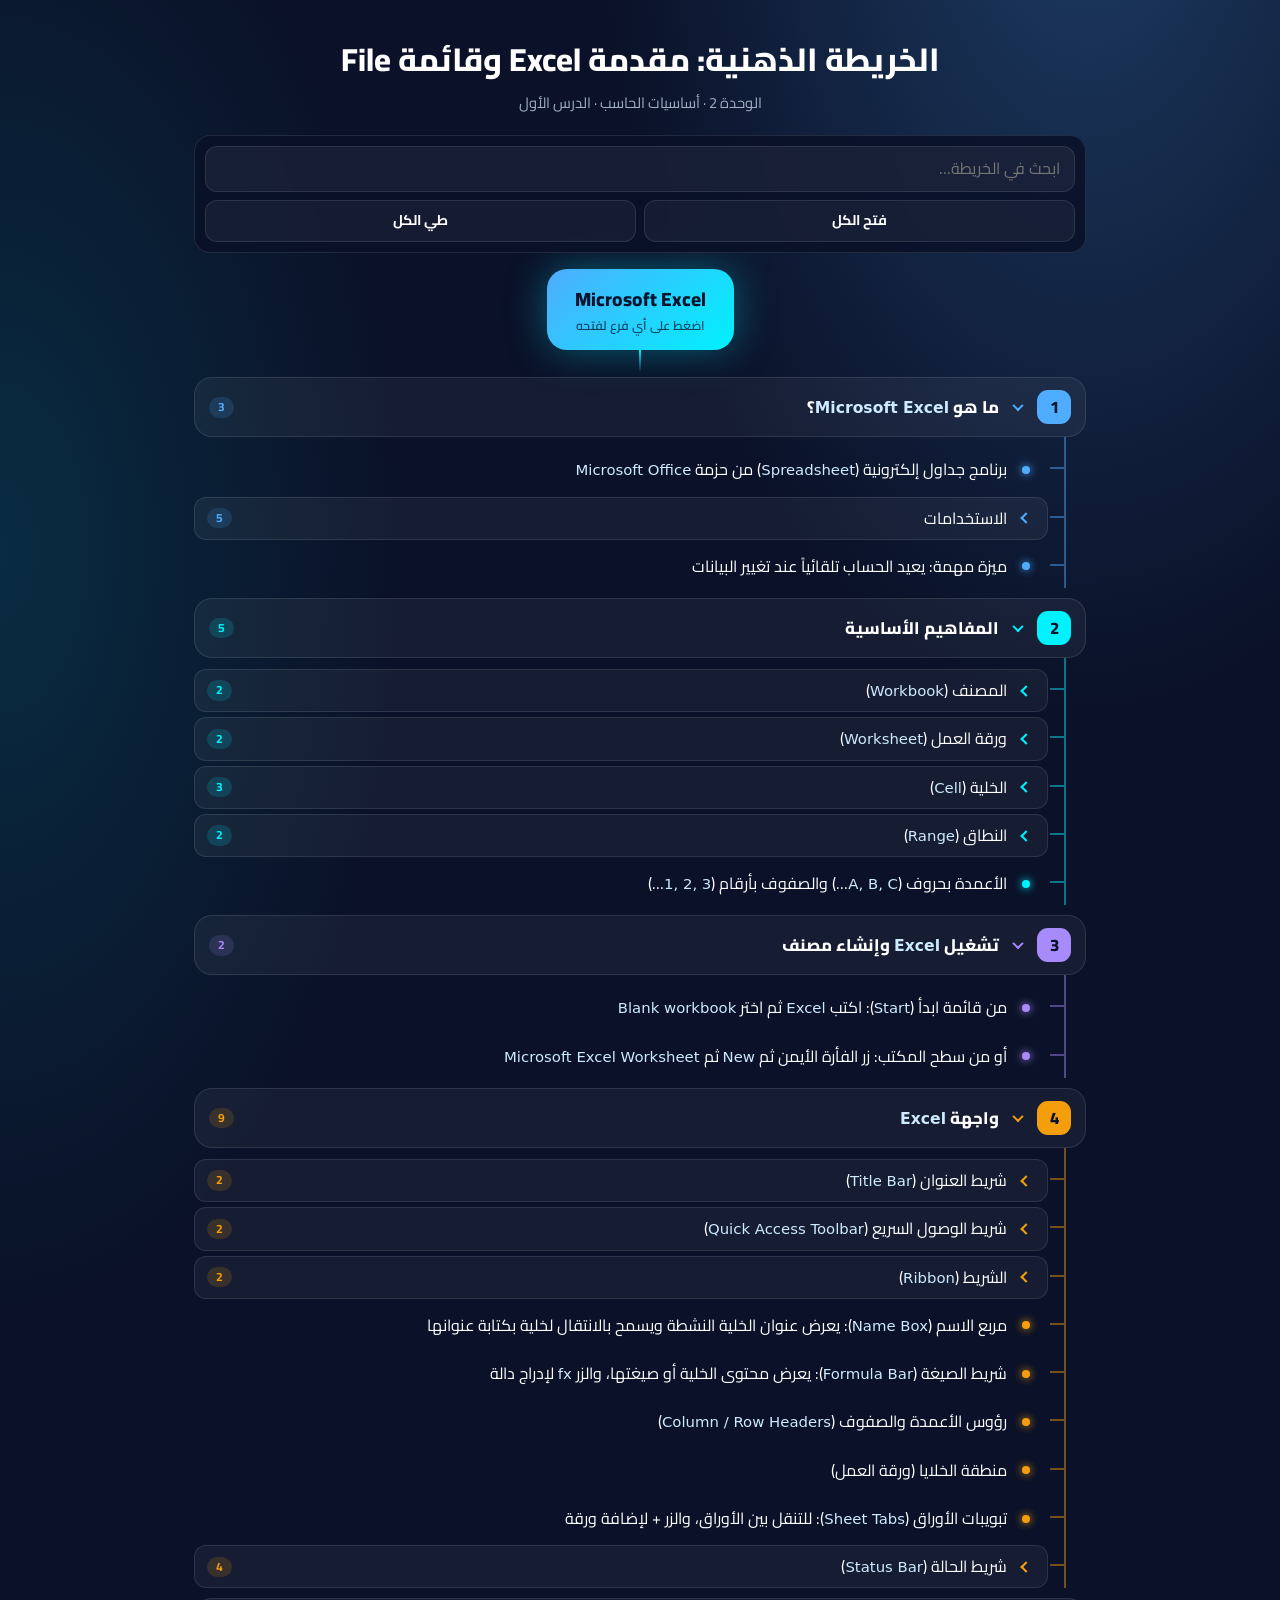
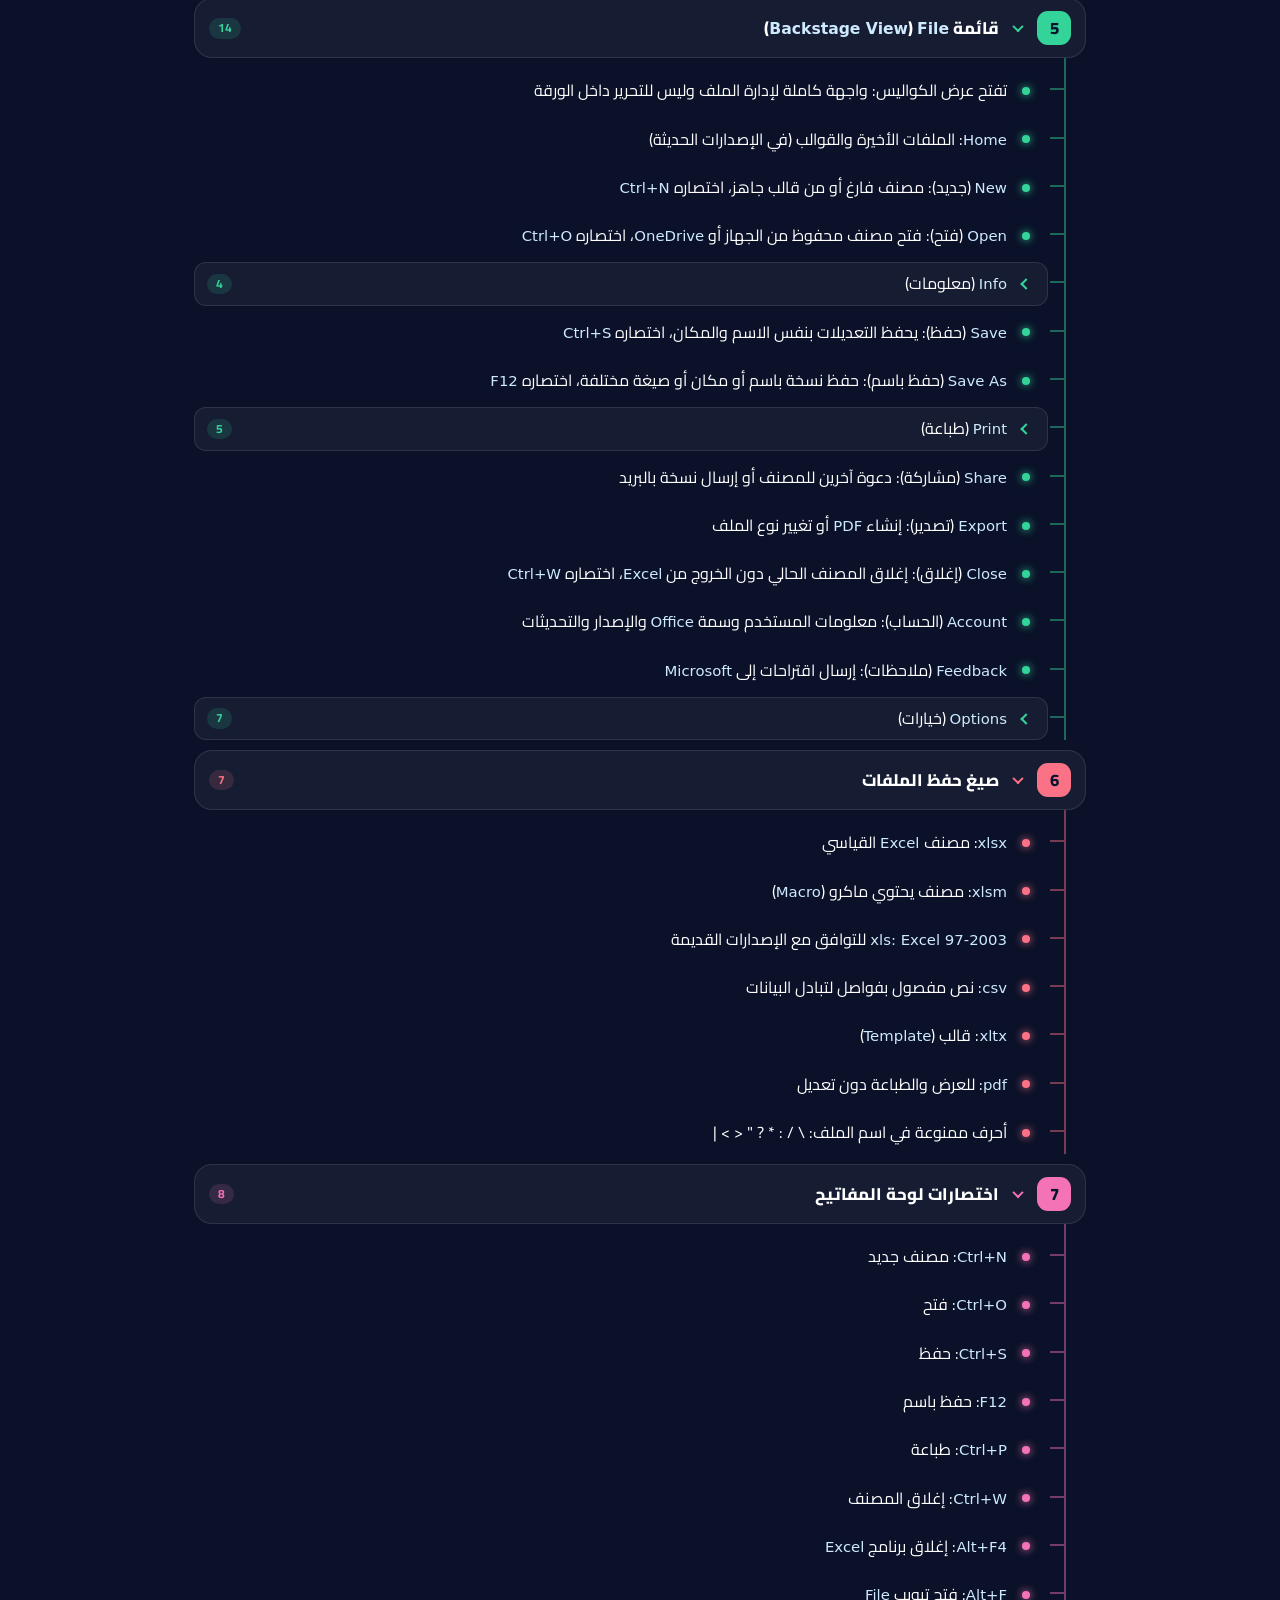
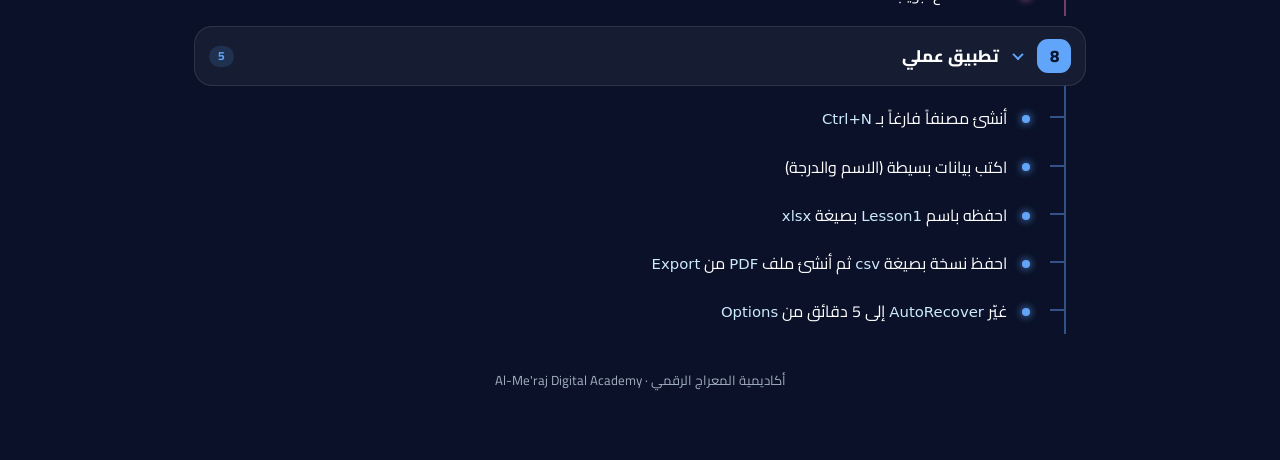
<file: excel-lesson1-mindmap.html>
<!DOCTYPE html>
<html lang="ar" dir="rtl">
<head>
<meta charset="utf-8">
<meta name="viewport" content="width=device-width, initial-scale=1">
<title>الخريطة الذهنية | Microsoft Excel</title>
<link href="https://fonts.googleapis.com/css2?family=Cairo:wght@400;600;700;800&display=swap" rel="stylesheet">
<style>
:root{--bg:#0a1128;--sf:rgba(255,255,255,.05);--bd:rgba(255,255,255,.1);--tx:#fff;--mu:#a0aec0;--cy:#00f2fe;--bl:#4facfe;color-scheme:dark;box-sizing:border-box}
*{box-sizing:border-box}
body{margin:0;color:var(--tx);font-family:Cairo,system-ui,sans-serif;line-height:1.7;background:radial-gradient(55% 35% at 85% -5%,rgba(79,172,254,.28),transparent 70%),radial-gradient(45% 30% at 0% 15%,rgba(0,242,254,.12),transparent 70%),var(--bg);min-height:100vh}
.wrap{max-width:920px;margin:auto;padding:18px 14px 56px}
.hero{text-align:center;padding:14px 0 4px}.hero h1{font-size:clamp(1.35rem,5vw,2rem);font-weight:800;margin:0 0 4px}.hero p{margin:0;color:var(--mu);font-size:.92rem}
.tools{position:sticky;top:0;z-index:5;display:flex;gap:8px;flex-wrap:wrap;margin:16px 0;padding:10px;border-radius:16px;background:rgba(10,17,40,.86);backdrop-filter:blur(10px);-webkit-backdrop-filter:blur(10px);border:1px solid var(--bd)}
.tools input{flex:1 1 100%;min-width:0;background:rgba(255,255,255,.06);border:1px solid var(--bd);border-radius:12px;color:var(--tx);font:inherit;padding:8px 14px;outline:none}.tools input:focus{border-color:var(--cy)}
.tools button{flex:1;font:inherit;font-weight:700;font-size:.88rem;color:var(--tx);background:var(--sf);border:1px solid var(--bd);border-radius:12px;padding:8px 14px;cursor:pointer}.tools button:hover{border-color:var(--cy);color:var(--cy)}
.rootn{width:fit-content;max-width:100%;margin:0 auto;text-align:center;padding:14px 28px;border-radius:20px;font-weight:800;font-size:1.2rem;color:#06142e;background:linear-gradient(135deg,#4facfe,#00f2fe);box-shadow:0 0 40px rgba(0,242,254,.35)}
.rootn small{display:block;font-weight:600;font-size:.78rem;opacity:.75}
.stem{width:2px;height:22px;margin:0 auto;background:linear-gradient(var(--cy),transparent)}
.br{--c:#4facfe;margin:14px 0}.br>.nl{background:linear-gradient(135deg,color-mix(in srgb,var(--c) 26%,transparent),var(--sf));border:1px solid color-mix(in srgb,var(--c) 55%,transparent);border-radius:18px;padding:12px 14px;font-weight:800;font-size:1.05rem}
.br>.nl .bn{width:34px;height:34px;border-radius:11px;flex:none;display:grid;place-items:center;background:var(--c);color:#06142e;font-weight:800}
.nl{display:flex;align-items:center;gap:10px;padding:7px 12px;cursor:default;border-radius:12px;border:1px solid transparent;transition:.2s}
.has>.nl{cursor:pointer;background:var(--sf);border-color:var(--bd)}.has>.nl:hover{border-color:var(--c)}
.tx{flex:1;min-width:0}.en{unicode-bidi:isolate;font-family:system-ui,sans-serif;font-size:.93em;color:#cdeaff}
.cnt{font-size:.75rem;font-weight:700;color:var(--c);background:color-mix(in srgb,var(--c) 15%,transparent);border-radius:999px;padding:0 9px}
.tg{width:18px;height:18px;flex:none;position:relative}.tg::before{content:"";position:absolute;inset:5px;border-left:2px solid var(--c);border-bottom:2px solid var(--c);transform:rotate(45deg);transition:transform .25s}.open>.nl>.tg::before{transform:rotate(-45deg) translate(1px,-1px)}
.dt{width:8px;height:8px;border-radius:50%;flex:none;background:var(--c);box-shadow:0 0 8px var(--c);margin-inline:5px}
.col{display:grid;grid-template-rows:0fr;transition:grid-template-rows .3s ease}.open>.col{grid-template-rows:1fr}.col>div{overflow:hidden}
.kids{margin-inline-start:20px;padding-inline-start:16px;padding-top:6px;border-inline-start:2px solid color-mix(in srgb,var(--c) 45%,transparent)}
.n{position:relative;margin:5px 0}.kids>.n::before{content:"";position:absolute;inset-inline-start:-16px;top:19px;width:14px;border-top:2px solid color-mix(in srgb,var(--c) 45%,transparent)}
.n[hidden]{display:none}.hit>.nl{box-shadow:0 0 0 2px var(--cy),0 0 22px rgba(0,242,254,.35)}
.kids .kids{margin-inline-start:12px}
.none{display:none;text-align:center;color:var(--mu);padding:24px}.foot{text-align:center;color:var(--mu);font-size:.82rem;margin-top:30px}
@media(max-width:480px){.kids{margin-inline-start:12px;padding-inline-start:12px}.kids>.n::before{inset-inline-start:-12px;width:10px}.nl{padding:7px 8px}}
@media(prefers-reduced-motion:reduce){*{transition:none!important}}
</style>
</head>
<body>
<div class="wrap">
<div class="hero"><h1>الخريطة الذهنية: مقدمة Excel وقائمة File</h1><p>الوحدة 2 · أساسيات الحاسب · الدرس الأول</p></div>
<div class="tools"><input id="q" type="search" placeholder="ابحث في الخريطة…" autocomplete="off"><button id="ea">فتح الكل</button><button id="ca">طي الكل</button></div>
<div class="rootn">Microsoft Excel<small>اضغط على أي فرع لفتحه</small></div><div class="stem"></div>
<div id="root"></div><div class="none" id="none">لا توجد نتائج مطابقة.</div>
<p class="foot">أكاديمية المعراج الرقمي · Al-Me'raj Digital Academy</p>
</div>
<script>
const D=[{"t": "ما هو Microsoft Excel؟", "c": [{"t": "برنامج جداول إلكترونية (Spreadsheet) من حزمة Microsoft Office"}, {"t": "الاستخدامات", "c": [{"t": "إدخال البيانات وتنظيمها في جداول"}, {"t": "إجراء العمليات الحسابية بالصيغ (Formulas) والدوال (Functions)"}, {"t": "الفرز والتصفية وتحليل البيانات"}, {"t": "إنشاء الرسوم البيانية (Charts)"}, {"t": "أمثلة: الميزانيات، كشوف الدرجات، الفواتير، المخزون"}]}, {"t": "ميزة مهمة: يعيد الحساب تلقائياً عند تغيير البيانات"}]}, {"t": "المفاهيم الأساسية", "c": [{"t": "المصنف (Workbook)", "c": [{"t": "ملف Excel الكامل، امتداده الافتراضي xlsx"}, {"t": "يحتوي ورقة عمل واحدة أو أكثر"}]}, {"t": "ورقة العمل (Worksheet)", "c": [{"t": "شبكة من الصفوف والأعمدة، اسمها الافتراضي Sheet1"}, {"t": "عدد الصفوف 1,048,576 وعدد الأعمدة 16,384 (حتى XFD)"}]}, {"t": "الخلية (Cell)", "c": [{"t": "تقاطع عمود وصف"}, {"t": "عنوانها: حرف العمود ثم رقم الصف مثل C5"}, {"t": "الخلية النشطة (Active Cell): المحاطة بإطار سميك"}]}, {"t": "النطاق (Range)", "c": [{"t": "مجموعة خلايا متجاورة"}, {"t": "يُكتب هكذا: A1:C5 (من A1 إلى C5)"}]}, {"t": "الأعمدة بحروف (A, B, C…) والصفوف بأرقام (1, 2, 3…)"}]}, {"t": "تشغيل Excel وإنشاء مصنف", "c": [{"t": "من قائمة ابدأ (Start): اكتب Excel ثم اختر Blank workbook"}, {"t": "أو من سطح المكتب: زر الفأرة الأيمن ثم New ثم Microsoft Excel Worksheet"}]}, {"t": "واجهة Excel", "c": [{"t": "شريط العنوان (Title Bar)", "c": [{"t": "اسم المصنف والبرنامج"}, {"t": "أزرار التصغير والتكبير والإغلاق"}]}, {"t": "شريط الوصول السريع (Quick Access Toolbar)", "c": [{"t": "أوامر سريعة: Save وUndo وRedo"}, {"t": "يمكن تخصيصه بإضافة أوامر"}]}, {"t": "الشريط (Ribbon)", "c": [{"t": "علامات التبويب (Tabs)", "c": [{"t": "File"}, {"t": "Home"}, {"t": "Insert"}, {"t": "Page Layout"}, {"t": "Formulas"}, {"t": "Data"}, {"t": "Review"}, {"t": "View"}]}, {"t": "الأوامر مجمعة في مجموعات (Groups)"}]}, {"t": "مربع الاسم (Name Box): يعرض عنوان الخلية النشطة ويسمح بالانتقال لخلية بكتابة عنوانها"}, {"t": "شريط الصيغة (Formula Bar): يعرض محتوى الخلية أو صيغتها، والزر fx لإدراج دالة"}, {"t": "رؤوس الأعمدة والصفوف (Column / Row Headers)"}, {"t": "منطقة الخلايا (ورقة العمل)"}, {"t": "تبويبات الأوراق (Sheet Tabs): للتنقل بين الأوراق، والزر + لإضافة ورقة"}, {"t": "شريط الحالة (Status Bar)", "c": [{"t": "حالة البرنامج مثل Ready"}, {"t": "إحصاءات سريعة للخلايا المحددة: Sum وAverage وCount"}, {"t": "طرق العرض: Normal وPage Layout وPage Break Preview"}, {"t": "شريط التكبير (Zoom)"}]}]}, {"t": "قائمة File (Backstage View)", "c": [{"t": "تفتح عرض الكواليس: واجهة كاملة لإدارة الملف وليس للتحرير داخل الورقة"}, {"t": "Home: الملفات الأخيرة والقوالب (في الإصدارات الحديثة)"}, {"t": "New (جديد): مصنف فارغ أو من قالب جاهز، اختصاره Ctrl+N"}, {"t": "Open (فتح): فتح مصنف محفوظ من الجهاز أو OneDrive، اختصاره Ctrl+O"}, {"t": "Info (معلومات)", "c": [{"t": "خصائص الملف"}, {"t": "حماية المصنف (Protect Workbook)", "c": [{"t": "Always Open Read-Only"}, {"t": "Encrypt with Password: تشفير بكلمة مرور"}, {"t": "Protect Current Sheet"}, {"t": "Protect Workbook Structure"}, {"t": "Mark as Final"}]}, {"t": "فحص المصنف (Inspect Workbook)"}, {"t": "إدارة المصنف (Manage Workbook): استعادة النسخ غير المحفوظة"}]}, {"t": "Save (حفظ): يحفظ التعديلات بنفس الاسم والمكان، اختصاره Ctrl+S"}, {"t": "Save As (حفظ باسم): حفظ نسخة باسم أو مكان أو صيغة مختلفة، اختصاره F12"}, {"t": "Print (طباعة)", "c": [{"t": "اختيار الطابعة وعدد النسخ (Copies)"}, {"t": "ما يُطبع: Active Sheets أو Entire Workbook أو Selection"}, {"t": "اتجاه الورقة Orientation، وحجم الورق، والهوامش (Margins)"}, {"t": "التحجيم (Scaling) والمعاينة"}, {"t": "اختصاره Ctrl+P"}]}, {"t": "Share (مشاركة): دعوة آخرين للمصنف أو إرسال نسخة بالبريد"}, {"t": "Export (تصدير): إنشاء PDF أو تغيير نوع الملف"}, {"t": "Close (إغلاق): إغلاق المصنف الحالي دون الخروج من Excel، اختصاره Ctrl+W"}, {"t": "Account (الحساب): معلومات المستخدم وسمة Office والإصدار والتحديثات"}, {"t": "Feedback (ملاحظات): إرسال اقتراحات إلى Microsoft"}, {"t": "Options (خيارات)", "c": [{"t": "General: اسم المستخدم والسمة والخط الافتراضي وعدد الأوراق في المصنف الجديد"}, {"t": "Formulas: طريقة الحساب Automatic أو Manual"}, {"t": "Proofing: التدقيق الإملائي والتصحيح التلقائي"}, {"t": "Save: صيغة الحفظ ومكانه والحفظ التلقائي AutoRecover (كل 10 دقائق افتراضياً)"}, {"t": "Language: لغات التحرير والعرض"}, {"t": "Advanced: منها اتجاه الورقة الافتراضي Right-to-left أو Left-to-right"}, {"t": "Customize Ribbon وQuick Access Toolbar وAdd-ins وTrust Center"}]}]}, {"t": "صيغ حفظ الملفات", "c": [{"t": "xlsx: مصنف Excel القياسي"}, {"t": "xlsm: مصنف يحتوي ماكرو (Macro)"}, {"t": "xls: Excel 97-2003 للتوافق مع الإصدارات القديمة"}, {"t": "csv: نص مفصول بفواصل لتبادل البيانات"}, {"t": "xltx: قالب (Template)"}, {"t": "pdf: للعرض والطباعة دون تعديل"}, {"t": "أحرف ممنوعة في اسم الملف:  \\ / : * ? \" < > |"}]}, {"t": "اختصارات لوحة المفاتيح", "c": [{"t": "Ctrl+N: مصنف جديد"}, {"t": "Ctrl+O: فتح"}, {"t": "Ctrl+S: حفظ"}, {"t": "F12: حفظ باسم"}, {"t": "Ctrl+P: طباعة"}, {"t": "Ctrl+W: إغلاق المصنف"}, {"t": "Alt+F4: إغلاق برنامج Excel"}, {"t": "Alt+F: فتح تبويب File"}]}, {"t": "تطبيق عملي", "c": [{"t": "أنشئ مصنفاً فارغاً بـ Ctrl+N"}, {"t": "اكتب بيانات بسيطة (الاسم والدرجة)"}, {"t": "احفظه باسم Lesson1 بصيغة xlsx"}, {"t": "احفظ نسخة بصيغة csv ثم أنشئ ملف PDF من Export"}, {"t": "غيّر AutoRecover إلى 5 دقائق من Options"}]}];
const COL=['#4facfe','#00f2fe','#a78bfa','#f59e0b','#34d399','#fb7185','#f472b6','#60a5fa'];
const esc=s=>String(s).replace(/[&<>"]/g,c=>({'&':'&amp;','<':'&lt;','>':'&gt;','"':'&quot;'}[c]));
const RE=/([A-Za-z0-9][A-Za-z0-9 +&'’.,:\/_\-]*[A-Za-z0-9]|[A-Za-z])/g;
const en=s=>s.split(RE).map((p,i)=>i%2?`<span class="en" dir="ltr">${esc(p)}</span>`:esc(p)).join('');
function node(n,lv,idx){const has=n.c&&n.c.length,el=document.createElement('div');el.className='n'+(has?' has':'')+(lv===0?' br':'');el.dataset.lv=lv;el._d=n;
 el.innerHTML=`<div class="nl">${lv===0?`<span class="bn">${idx+1}</span>`:''}${has?'<span class="tg"></span>':'<span class="dt"></span>'}<span class="tx">${en(n.t)}</span>${has?`<span class="cnt">${n.c.length}</span>`:''}</div>`;
 if(has){const col=document.createElement('div'),inn=document.createElement('div'),kids=document.createElement('div');col.className='col';kids.className='kids';
  n.c.forEach(k=>kids.appendChild(node(k,lv+1)));inn.appendChild(kids);col.appendChild(inn);el.appendChild(col);
  if(lv<1)el.classList.add('open');el.firstChild.onclick=()=>el.classList.toggle('open')}
 return el}
const root=document.getElementById('root');
D.forEach((b,i)=>{const e=node(b,0,i);e.style.setProperty('--c',COL[i%COL.length]);root.appendChild(e)});
const all=()=>[...document.querySelectorAll('.n.has')];
document.getElementById('ea').onclick=()=>all().forEach(e=>e.classList.add('open'));
document.getElementById('ca').onclick=()=>all().forEach(e=>e.classList.remove('open'));
function filt(el,q,force){const d=el._d,self=d.t.toLowerCase().includes(q),f=force||(!!q&&self);let any=false;
 el.querySelectorAll(':scope>.col>div>.kids>.n').forEach(k=>{if(filt(k,q,f))any=true});
 const show=!q||self||force||any;el.hidden=!show;el.classList.toggle('hit',!!q&&self);if(q&&any)el.classList.add('open');return show}
document.getElementById('q').addEventListener('input',e=>{const q=e.target.value.trim().toLowerCase();let n=0;
 if(!q)all().forEach(x=>x.classList.toggle('open',x.dataset.lv==='0'));
 [...root.children].forEach(b=>{if(filt(b,q,false))n++});document.getElementById('none').style.display=n?'none':'block'});
</script>
</body>
</html>
</file>
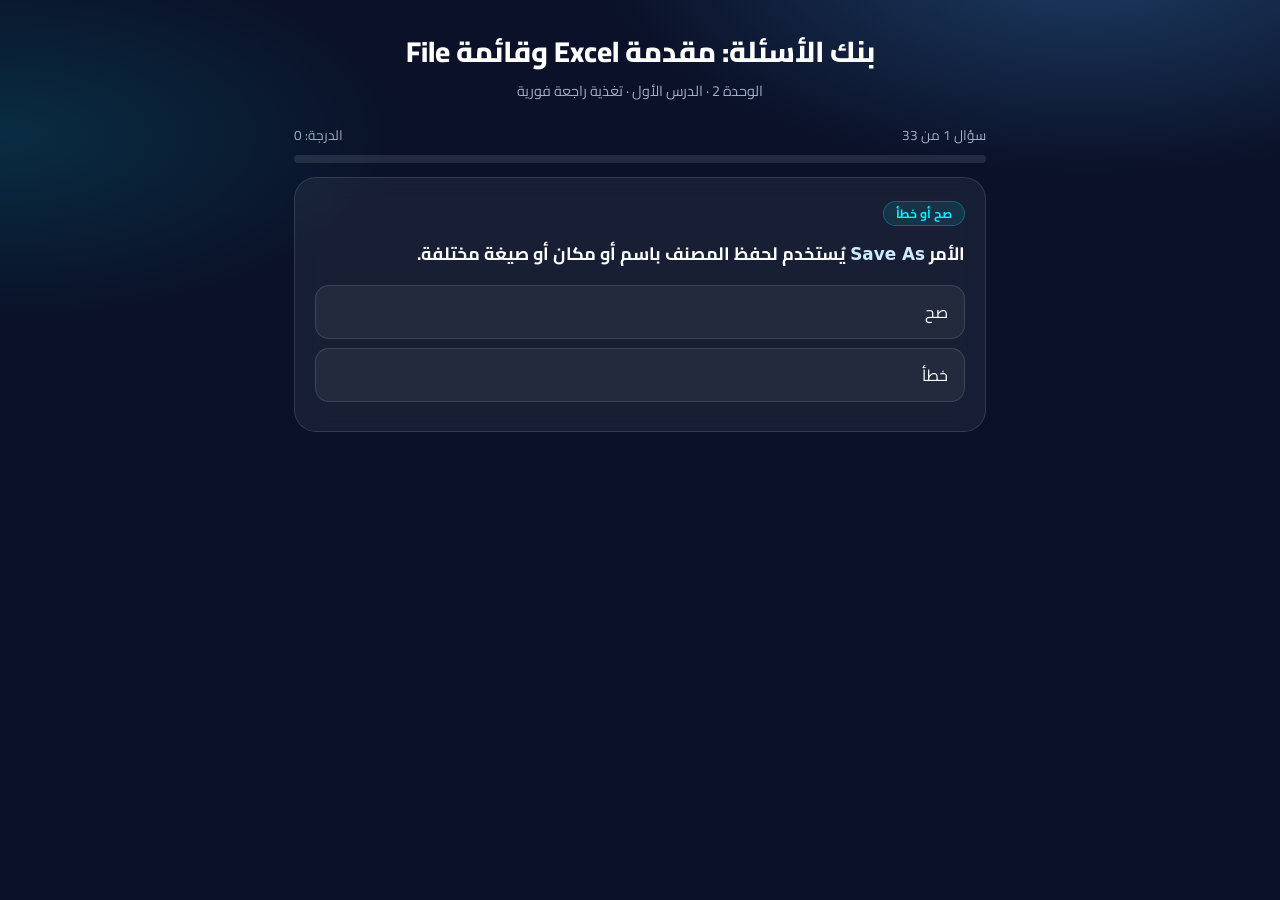
<file: excel-lesson1-questions.html>
<!DOCTYPE html><html lang="ar" dir="rtl"><head><meta charset="utf-8"><meta name="viewport" content="width=device-width,initial-scale=1"><title>بنك الأسئلة: مقدمة Excel وقائمة File</title>
<link href="https://fonts.googleapis.com/css2?family=Cairo:wght@400;600;700;800&display=swap" rel="stylesheet"><style>
:root{--bg:#0a1128;--sf:rgba(255,255,255,.06);--bd:rgba(255,255,255,.12);--tx:#fff;--mu:#a0aec0;--cy:#00f2fe;--ok:#34d399;--no:#fb7185;color-scheme:dark;box-sizing:border-box}
*{box-sizing:border-box}
body{margin:0;font-family:Cairo,system-ui,sans-serif;color:var(--tx);line-height:1.75;min-height:100vh;background:radial-gradient(55% 35% at 85% -5%,rgba(79,172,254,.28),transparent 70%),radial-gradient(45% 30% at 0% 15%,rgba(0,242,254,.12),transparent 70%),var(--bg)}
.wrap{max-width:720px;margin:auto;padding:16px 14px 60px}
.top{text-align:center;padding:10px 0 4px}.top h1{font-size:clamp(1.25rem,5vw,1.8rem);font-weight:800;margin:0 0 2px}.top p{margin:0;color:var(--mu);font-size:.9rem}
.meta{display:flex;justify-content:space-between;align-items:center;color:var(--mu);font-size:.85rem;margin:16px 0 8px;gap:8px;flex-wrap:wrap}
.bar{height:8px;border-radius:99px;background:rgba(255,255,255,.1);overflow:hidden}.bar i{display:block;height:100%;width:0;background:linear-gradient(90deg,#4facfe,#00f2fe);transition:width .35s}
.card{background:var(--sf);border:1px solid var(--bd);border-radius:22px;padding:20px;margin-top:14px;backdrop-filter:blur(12px);-webkit-backdrop-filter:blur(12px)}
.tag{display:inline-block;font-size:.75rem;font-weight:700;color:var(--cy);background:rgba(0,242,254,.1);border:1px solid rgba(0,242,254,.25);border-radius:99px;padding:1px 12px}
.en{font-family:system-ui,sans-serif;font-size:.94em;color:#cdeaff;unicode-bidi:isolate}
.btn{font:inherit;font-weight:700;font-size:.92rem;color:var(--tx);background:var(--sf);border:1px solid var(--bd);border-radius:14px;padding:9px 18px;cursor:pointer;transition:.2s}
.btn:hover{border-color:var(--cy);color:var(--cy)}.btn.p{background:linear-gradient(135deg,#4facfe,#00f2fe);border-color:transparent;color:#06142e}.btn.p:hover{box-shadow:0 0 22px rgba(0,242,254,.5);color:#06142e}
.btn.ok{background:rgba(52,211,153,.15);border-color:rgba(52,211,153,.5);color:var(--ok)}.btn.rv{background:rgba(251,113,133,.12);border-color:rgba(251,113,133,.45);color:var(--no)}
.row{display:flex;gap:8px;flex-wrap:wrap;margin-top:14px}.row .btn{flex:1;min-width:110px}
@media(prefers-reduced-motion:reduce){*{transition:none!important}}

.qt{font-size:1.12rem;font-weight:700;margin:12px 0 14px;line-height:1.8}
.opt{display:block;width:100%;text-align:start;font:inherit;color:var(--tx);background:rgba(255,255,255,.05);border:1px solid var(--bd);border-radius:14px;padding:12px 16px;margin:9px 0;cursor:pointer;transition:.2s}
.opt:hover:not(:disabled){border-color:var(--cy);background:rgba(0,242,254,.07)}.opt:disabled{cursor:default}
.opt.ok{background:rgba(52,211,153,.16);border-color:var(--ok);color:#b9f6dc}.opt.no{background:rgba(251,113,133,.15);border-color:var(--no);color:#ffd0d7}
.exp{margin:14px 0;padding:12px 16px;border-radius:14px;font-size:.95rem}.exp.g{background:rgba(52,211,153,.1);border:1px solid rgba(52,211,153,.35)}.exp.b{background:rgba(251,113,133,.1);border:1px solid rgba(251,113,133,.35)}
.res{text-align:center}.ring{--p:0;width:150px;height:150px;border-radius:50%;margin:10px auto 16px;display:grid;place-items:center;background:conic-gradient(#00f2fe calc(var(--p)*1%),rgba(255,255,255,.1) 0)}
.ring b{width:122px;height:122px;border-radius:50%;background:#0d1836;display:grid;place-items:center;font-size:2.1rem}
.rev{text-align:start;margin-top:16px}.rev .it{border-top:1px solid var(--bd);padding:12px 0}.rev small{color:var(--mu)}.rev .a{color:var(--ok)}
</style></head><body><div class="wrap"><div class="top"><h1>بنك الأسئلة: مقدمة Excel وقائمة File</h1><p>الوحدة 2 · الدرس الأول · تغذية راجعة فورية</p></div><div class="meta"><span id="pg"></span><span id="sc"></span></div><div class="bar"><i id="bar"></i></div><div id="box"></div></div><script>
const $=s=>document.querySelector(s);
const esc=s=>String(s).replace(/[&<>"]/g,c=>({'&':'&amp;','<':'&lt;','>':'&gt;','"':'&quot;'}[c]));
const RE=/([A-Za-z0-9][A-Za-z0-9 +&'’.,:\/_\-]*[A-Za-z0-9]|[A-Za-z])/g;
const en=s=>String(s).split(RE).map((p,i)=>i%2?`<bdi dir="ltr" class="en">${esc(p)}</bdi>`:esc(p)).join('');
const sh=a=>{for(let k=a.length-1;k>0;k--){const j=Math.floor(Math.random()*(k+1));[a[k],a[j]]=[a[j],a[k]]}return a};
const Q=[{"t": "mc", "q": "برنامج Microsoft Excel هو برنامج:", "o": ["معالجة نصوص", "جداول إلكترونية", "عروض تقديمية", "قواعد بيانات فقط"], "a": 1, "e": "Excel برنامج جداول إلكترونية (Spreadsheet) لإدخال البيانات وإجراء العمليات الحسابية وتحليلها."}, {"t": "mc", "q": "الامتداد الافتراضي لملف Excel الحديث هو:", "o": [".docx", ".xlsx", ".pptx", ".csv"], "a": 1, "e": "الامتداد الافتراضي لمصنفات Excel هو xlsx."}, {"t": "mc", "q": "الملف الكامل الذي يحتوي على ورقة عمل أو أكثر يسمى:", "o": ["الخلية", "النطاق", "المصنف (Workbook)", "الشريط"], "a": 2, "e": "المصنف (Workbook) هو ملف Excel ويحتوي ورقة عمل أو أكثر."}, {"t": "mc", "q": "عنوان الخلية الواقعة عند تقاطع العمود C والصف 5 هو:", "o": ["5C", "C5", "C:5", "CR5"], "a": 1, "e": "يُكتب عنوان الخلية بحرف العمود ثم رقم الصف: C5."}, {"t": "mc", "q": "النطاق A1:C5 يعني الخلايا:", "o": ["A1 وC5 فقط", "من A1 إلى C5", "العمود A فقط", "الصف 5 فقط"], "a": 1, "e": "النطاق مجموعة خلايا متجاورة من A1 إلى C5."}, {"t": "mc", "q": "عدد الصفوف في ورقة العمل الواحدة:", "o": ["65,536", "1,048,576", "16,384", "10,000"], "a": 1, "e": "ورقة العمل فيها 1,048,576 صفاً و16,384 عموداً (حتى العمود XFD)."}, {"t": "mc", "q": "آخر عمود في ورقة العمل هو:", "o": ["Z", "ZZ", "XFD", "AAA"], "a": 2, "e": "عدد الأعمدة 16,384 وآخرها XFD."}, {"t": "mc", "q": "المربع الذي يعرض عنوان الخلية النشطة يسمى:", "o": ["Formula Bar", "Name Box", "Status Bar", "Title Bar"], "a": 1, "e": "مربع الاسم (Name Box) يعرض عنوان الخلية النشطة."}, {"t": "mc", "q": "الشريط الذي يعرض محتوى الخلية أو صيغتها ويُستخدم للتعديل هو:", "o": ["شريط الصيغة (Formula Bar)", "شريط الحالة", "شريط العنوان", "شريط التمرير"], "a": 0, "e": "شريط الصيغة يعرض محتوى الخلية وفيه الزر fx لإدراج دالة."}, {"t": "mc", "q": "الأوامر السريعة مثل Save وUndo وRedo توجد في:", "o": ["شريط الحالة", "شريط الوصول السريع (Quick Access Toolbar)", "تبويبات الأوراق", "مربع الاسم"], "a": 1, "e": "شريط الوصول السريع يحتوي أوامر سريعة ويمكن تخصيصه."}, {"t": "mc", "q": "الشريط (Ribbon) يتكون من:", "o": ["علامات تبويب وأوامر مجمعة في مجموعات", "أوراق عمل فقط", "خلايا فقط", "قوائم الطباعة"], "a": 0, "e": "الشريط يضم علامات تبويب (Tabs) وأوامر مجمعة في مجموعات (Groups)."}, {"t": "mc", "q": "الجزء الذي يعرض إحصاءات سريعة للخلايا المحددة مثل Sum وAverage هو:", "o": ["Title Bar", "Name Box", "Status Bar", "Ribbon"], "a": 2, "e": "شريط الحالة يعرض حالة البرنامج وإحصاءات سريعة وأزرار العرض وشريط التكبير."}, {"t": "mc", "q": "عند الضغط على تبويب File يظهر:", "o": ["عرض الكواليس (Backstage View)", "جدول بيانات جديد", "قائمة الدوال فقط", "شريط الصيغة"], "a": 0, "e": "تبويب File يفتح واجهة كاملة (Backstage) لإدارة الملف."}, {"t": "mc", "q": "اختصار حفظ المصنف هو:", "o": ["Ctrl+P", "Ctrl+S", "Ctrl+N", "Ctrl+W"], "a": 1, "e": "Ctrl+S للحفظ."}, {"t": "mc", "q": "اختصار الأمر Save As هو:", "o": ["F12", "F5", "F2", "F1"], "a": 0, "e": "F12 يفتح نافذة حفظ باسم."}, {"t": "mc", "q": "اختصار إنشاء مصنف جديد:", "o": ["Ctrl+O", "Ctrl+N", "Ctrl+S", "Ctrl+W"], "a": 1, "e": "Ctrl+N ينشئ مصنفاً جديداً."}, {"t": "mc", "q": "اختصار الطباعة هو:", "o": ["Ctrl+P", "Ctrl+F", "Ctrl+B", "Ctrl+Z"], "a": 0, "e": "Ctrl+P يفتح صفحة الطباعة في قائمة File."}, {"t": "mc", "q": "لإغلاق المصنف الحالي دون الخروج من برنامج Excel نستخدم:", "o": ["Close (Ctrl+W)", "Alt+F4", "Share", "Export"], "a": 0, "e": "الأمر Close يغلق المصنف فقط، أما Alt+F4 فيغلق البرنامج."}, {"t": "mc", "q": "لحفظ المصنف كملف PDF نستخدم:", "o": ["Save As أو Export", "Account", "Feedback", "Options فقط"], "a": 0, "e": "من File يمكن اختيار Export أو Save As وتحديد صيغة PDF."}, {"t": "mc", "q": "لتشفير المصنف بكلمة مرور نذهب إلى:", "o": ["File ثم Info ثم Protect Workbook ثم Encrypt with Password", "Home ثم Format", "View ثم Zoom", "Insert ثم Chart"], "a": 0, "e": "الحماية بكلمة مرور تكون من File ثم Info ثم Protect Workbook."}, {"t": "mc", "q": "إعداد الحفظ التلقائي للاسترداد (AutoRecover) يوجد في:", "o": ["Options ثم Save", "Print", "Account", "Feedback"], "a": 0, "e": "من File ثم Options ثم Save، وهو افتراضياً كل 10 دقائق."}, {"t": "mc", "q": "الصيغة التي تحفظ المصنف مع الماكرو (Macro) هي:", "o": ["xlsx", "xlsm", "csv", "pdf"], "a": 1, "e": "xlsm هي صيغة مصنف Excel المفعّل بالماكرو."}, {"t": "mc", "q": "الصيغة المناسبة لتبادل البيانات كنص مفصول بفواصل هي:", "o": ["xltx", "csv", "xls", "docx"], "a": 1, "e": "csv نص مفصول بفواصل (Comma delimited)."}, {"t": "mc", "q": "الصيغة xltx تُستخدم لحفظ المصنف كـ:", "o": ["قالب (Template)", "ملف نصي", "صورة", "ملف صوتي"], "a": 0, "e": "xltx هي صيغة قالب Excel."}, {"t": "mc", "q": "لتغيير اتجاه الورقة الافتراضي إلى يمين-يسار (Right-to-left) نستخدم:", "o": ["Options ثم Advanced", "Print", "Share", "Info"], "a": 0, "e": "من File ثم Options ثم Advanced نختار الاتجاه الافتراضي (Default direction)."}, {"t": "mc", "q": "خيار Orientation في صفحة الطباعة يحدد:", "o": ["اتجاه الورقة: طولي أو عرضي", "نوع الخط", "لون الخلايا", "عدد الأوراق في المصنف"], "a": 0, "e": "Orientation يحدد Portrait أو Landscape."}, {"t": "tf", "q": "الأمر Save As يُستخدم لحفظ المصنف باسم أو مكان أو صيغة مختلفة.", "o": ["صح", "خطأ"], "a": 0, "e": "أما Save فيحفظ التعديلات بنفس الاسم والمكان."}, {"t": "tf", "q": "يمكن استخدام الرموز \\ / : * ? \" < > | في اسم الملف.", "o": ["صح", "خطأ"], "a": 1, "e": "هذه الأحرف ممنوعة في أسماء الملفات."}, {"t": "tf", "q": "عند الضغط على File يبقى الشريط الكامل (Ribbon) ظاهراً أمامك للتحرير.", "o": ["صح", "خطأ"], "a": 1, "e": "تفتح واجهة Backstage الكاملة، وللعودة إلى الورقة اضغط Esc أو سهم الرجوع."}, {"t": "tf", "q": "قد تختلف أسماء وترتيب بعض أوامر قائمة File بين إصدارات Excel.", "o": ["صح", "خطأ"], "a": 0, "e": "مثل Home وSave a Copy وPublish حسب الإصدار."}, {"t": "tf", "q": "الخيار Share في قائمة File يتيح دعوة آخرين أو إرسال نسخة بالبريد.", "o": ["صح", "خطأ"], "a": 0, "e": "مشاركة المصنف عبر OneDrive أو البريد."}, {"t": "tf", "q": "تُسمى الخلية المحاطة بإطار سميك الخلية النشطة (Active Cell).", "o": ["صح", "خطأ"], "a": 0, "e": "هي الخلية التي تُدخل فيها البيانات حالياً."}, {"t": "tf", "q": "الاختصار Alt+F4 يغلق المصنف فقط ويبقي Excel مفتوحاً.", "o": ["صح", "خطأ"], "a": 1, "e": "Alt+F4 يغلق برنامج Excel نفسه؛ لإغلاق المصنف فقط استخدم Ctrl+W."}];
let order=[],i=0,score=0,wrong=[];const box=$('#box');
function start(){order=sh(Q.map((_,k)=>k));i=0;score=0;wrong=[];draw()}
function draw(){if(i>=order.length)return fin();const q=Q[order[i]];let o=q.o.map((x,k)=>({x,k}));if(q.t==='mc')sh(o);
 $('#bar').style.width=(i/order.length*100)+'%';$('#pg').textContent=`سؤال ${i+1} من ${order.length}`;$('#sc').textContent=`الدرجة: ${score}`;
 box.innerHTML=`<div class="card"><span class="tag">${q.t==='tf'?'صح أو خطأ':'اختيار من متعدد'}</span><div class="qt">${en(q.q)}</div>${o.map(x=>`<button class="opt" data-k="${x.k}">${en(x.x)}</button>`).join('')}<div id="fb"></div></div>`;
 box.querySelectorAll('.opt').forEach(b=>b.onclick=()=>pick(b,q))}
function pick(b,q){const ok=+b.dataset.k===q.a;box.querySelectorAll('.opt').forEach(x=>{x.disabled=true;if(+x.dataset.k===q.a)x.classList.add('ok')});
 if(ok)score++;else{b.classList.add('no');wrong.push(q)}$('#sc').textContent=`الدرجة: ${score}`;
 $('#fb').innerHTML=`<div class="exp ${ok?'g':'b'}"><b>${ok?'✅ إجابة صحيحة':'❌ إجابة خاطئة'}</b><div>${en(q.e)}</div></div><button class="btn p" style="width:100%" id="nx">${i+1>=order.length?'عرض النتيجة':'السؤال التالي ←'}</button>`;
 $('#nx').onclick=()=>{i++;draw();scrollTo(0,0)}}
function fin(){const n=order.length,p=Math.round(score/n*100);$('#bar').style.width='100%';$('#pg').textContent='انتهى الاختبار';
 const m=p>=90?'ممتاز! إتقان رائع للوحدة 🌟':p>=75?'جيد جداً، استمر 👏':p>=50?'جيد، راجع الأخطاء وأعد المحاولة 💪':'تحتاج إلى مراجعة الدرس ثم أعد المحاولة 📘';
 box.innerHTML=`<div class="card res"><span class="tag">النتيجة النهائية</span><div class="ring" style="--p:${p}"><b>${p}%</b></div><h2 style="margin:0 0 4px">${score} من ${n}</h2><p style="color:var(--mu);margin:0 0 14px">${m}</p><div class="row"><button class="btn p" id="again">إعادة الاختبار</button>${wrong.length?'<button class="btn" id="rvw">مراجعة الأخطاء ('+wrong.length+')</button>':''}</div><div id="rvbox"></div></div>`;
 $('#again').onclick=()=>{start();scrollTo(0,0)};const r=$('#rvw');if(r)r.onclick=()=>{$('#rvbox').innerHTML='<div class="rev">'+wrong.map(q=>`<div class="it"><b>${en(q.q)}</b><br><span class="a">الصحيح: ${en(q.o[q.a])}</span><br><small>${en(q.e)}</small></div>`).join('')+'</div>';r.style.display='none'}}
start();
</script></body></html>
</file>
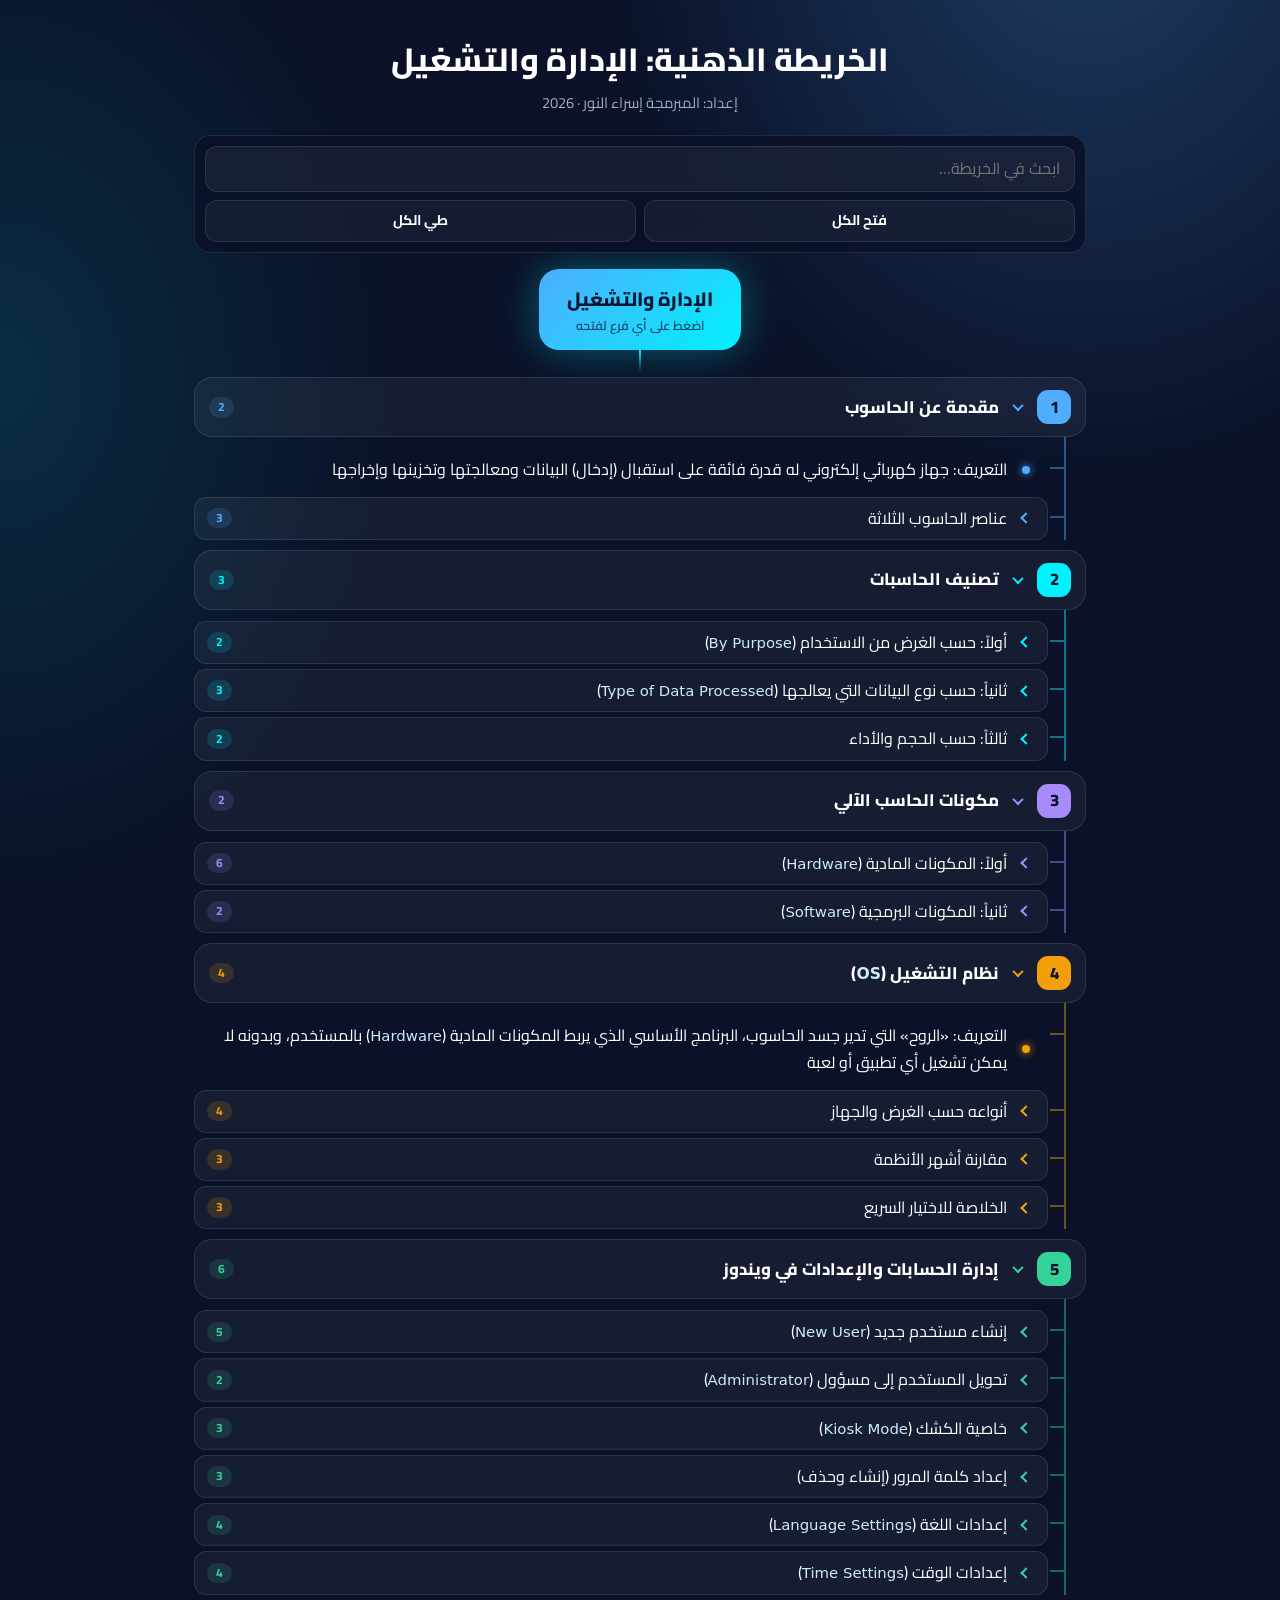
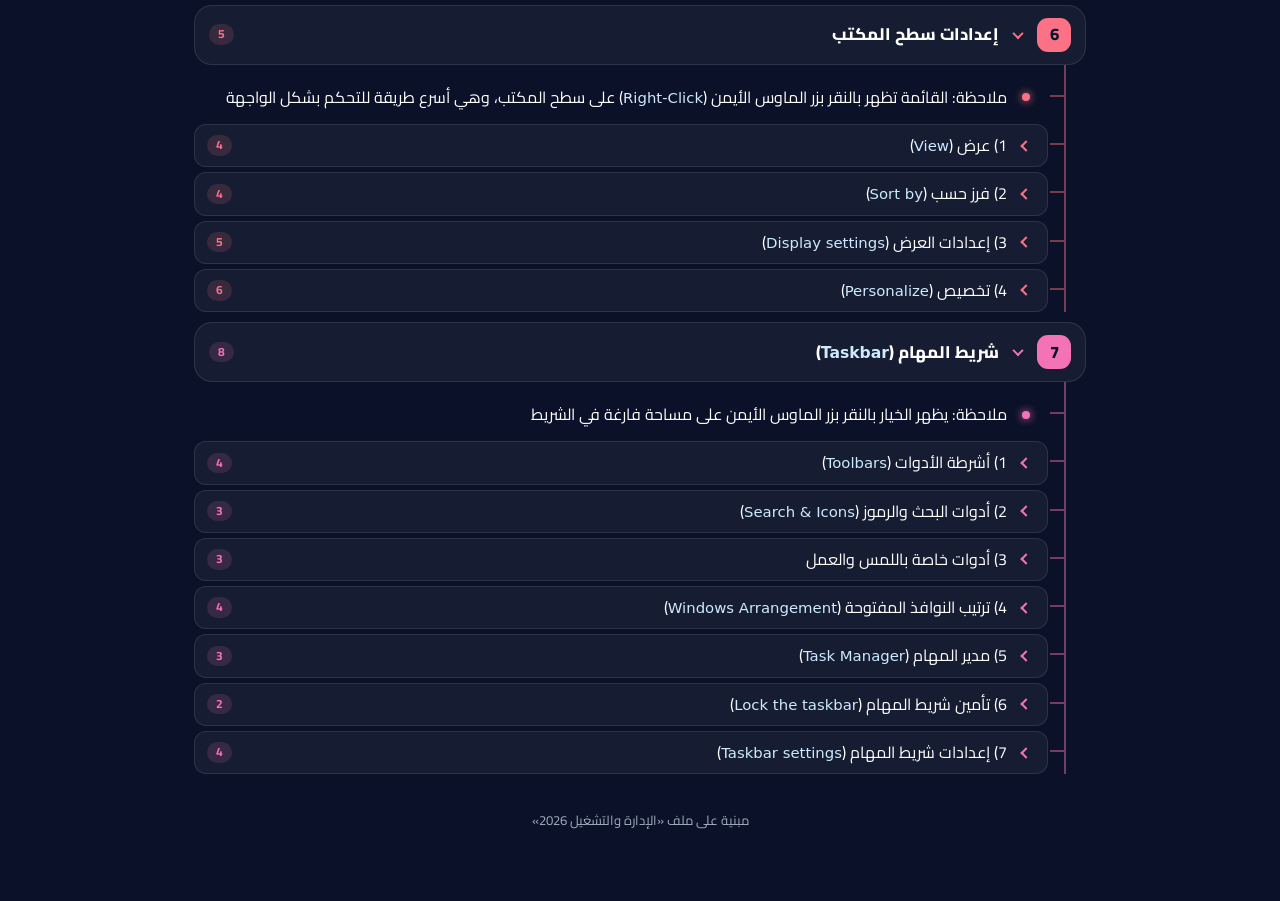
<file: mindmap-management-operations.html>
<!DOCTYPE html>
<html lang="ar" dir="rtl">
<head>
<meta charset="utf-8">
<meta name="viewport" content="width=device-width, initial-scale=1">
<title>الخريطة الذهنية | الإدارة والتشغيل</title>
<link href="https://fonts.googleapis.com/css2?family=Cairo:wght@400;600;700;800&display=swap" rel="stylesheet">
<style>
:root{--bg:#0a1128;--sf:rgba(255,255,255,.05);--bd:rgba(255,255,255,.1);--tx:#fff;--mu:#a0aec0;--cy:#00f2fe;--bl:#4facfe;color-scheme:dark;box-sizing:border-box}
*{box-sizing:border-box}
body{margin:0;color:var(--tx);font-family:Cairo,system-ui,sans-serif;line-height:1.7;background:radial-gradient(55% 35% at 85% -5%,rgba(79,172,254,.28),transparent 70%),radial-gradient(45% 30% at 0% 15%,rgba(0,242,254,.12),transparent 70%),var(--bg);min-height:100vh}
.wrap{max-width:920px;margin:auto;padding:18px 14px 56px}
.hero{text-align:center;padding:14px 0 4px}.hero h1{font-size:clamp(1.35rem,5vw,2rem);font-weight:800;margin:0 0 4px}.hero p{margin:0;color:var(--mu);font-size:.92rem}
.tools{position:sticky;top:0;z-index:5;display:flex;gap:8px;flex-wrap:wrap;margin:16px 0;padding:10px;border-radius:16px;background:rgba(10,17,40,.86);backdrop-filter:blur(10px);-webkit-backdrop-filter:blur(10px);border:1px solid var(--bd)}
.tools input{flex:1 1 100%;min-width:0;background:rgba(255,255,255,.06);border:1px solid var(--bd);border-radius:12px;color:var(--tx);font:inherit;padding:8px 14px;outline:none}.tools input:focus{border-color:var(--cy)}
.tools button{flex:1;font:inherit;font-weight:700;font-size:.88rem;color:var(--tx);background:var(--sf);border:1px solid var(--bd);border-radius:12px;padding:8px 14px;cursor:pointer}.tools button:hover{border-color:var(--cy);color:var(--cy)}
.rootn{width:fit-content;max-width:100%;margin:0 auto;text-align:center;padding:14px 28px;border-radius:20px;font-weight:800;font-size:1.2rem;color:#06142e;background:linear-gradient(135deg,#4facfe,#00f2fe);box-shadow:0 0 40px rgba(0,242,254,.35)}
.rootn small{display:block;font-weight:600;font-size:.78rem;opacity:.75}
.stem{width:2px;height:22px;margin:0 auto;background:linear-gradient(var(--cy),transparent)}
.br{--c:#4facfe;margin:14px 0}.br>.nl{background:linear-gradient(135deg,color-mix(in srgb,var(--c) 26%,transparent),var(--sf));border:1px solid color-mix(in srgb,var(--c) 55%,transparent);border-radius:18px;padding:12px 14px;font-weight:800;font-size:1.05rem}
.br>.nl .bn{width:34px;height:34px;border-radius:11px;flex:none;display:grid;place-items:center;background:var(--c);color:#06142e;font-weight:800}
.nl{display:flex;align-items:center;gap:10px;padding:7px 12px;cursor:default;border-radius:12px;border:1px solid transparent;transition:.2s}
.has>.nl{cursor:pointer;background:var(--sf);border-color:var(--bd)}.has>.nl:hover{border-color:var(--c)}
.tx{flex:1;min-width:0}.en{unicode-bidi:isolate;font-family:system-ui,sans-serif;font-size:.93em;color:#cdeaff}
.cnt{font-size:.75rem;font-weight:700;color:var(--c);background:color-mix(in srgb,var(--c) 15%,transparent);border-radius:999px;padding:0 9px}
.tg{width:18px;height:18px;flex:none;position:relative}.tg::before{content:"";position:absolute;inset:5px;border-left:2px solid var(--c);border-bottom:2px solid var(--c);transform:rotate(45deg);transition:transform .25s}.open>.nl>.tg::before{transform:rotate(-45deg) translate(1px,-1px)}
.dt{width:8px;height:8px;border-radius:50%;flex:none;background:var(--c);box-shadow:0 0 8px var(--c);margin-inline:5px}
.col{display:grid;grid-template-rows:0fr;transition:grid-template-rows .3s ease}.open>.col{grid-template-rows:1fr}.col>div{overflow:hidden}
.kids{margin-inline-start:20px;padding-inline-start:16px;padding-top:6px;border-inline-start:2px solid color-mix(in srgb,var(--c) 45%,transparent)}
.n{position:relative;margin:5px 0}.kids>.n::before{content:"";position:absolute;inset-inline-start:-16px;top:19px;width:14px;border-top:2px solid color-mix(in srgb,var(--c) 45%,transparent)}
.n[hidden]{display:none}.hit>.nl{box-shadow:0 0 0 2px var(--cy),0 0 22px rgba(0,242,254,.35)}
.kids .kids{margin-inline-start:12px}
.none{display:none;text-align:center;color:var(--mu);padding:24px}.foot{text-align:center;color:var(--mu);font-size:.82rem;margin-top:30px}
@media(max-width:480px){.kids{margin-inline-start:12px;padding-inline-start:12px}.kids>.n::before{inset-inline-start:-12px;width:10px}.nl{padding:7px 8px}}
@media(prefers-reduced-motion:reduce){*{transition:none!important}}
</style>
</head>
<body>
<div class="wrap">
<div class="hero"><h1>الخريطة الذهنية: الإدارة والتشغيل</h1><p>إعداد: المبرمجة إسراء النور · 2026</p></div>
<div class="tools"><input id="q" type="search" placeholder="ابحث في الخريطة…" autocomplete="off"><button id="ea">فتح الكل</button><button id="ca">طي الكل</button></div>
<div class="rootn">الإدارة والتشغيل<small>اضغط على أي فرع لفتحه</small></div><div class="stem"></div>
<div id="root"></div><div class="none" id="none">لا توجد نتائج مطابقة.</div>
<p class="foot">مبنية على ملف «الإدارة والتشغيل 2026»</p>
</div>
<script>
const D=[
{t:'مقدمة عن الحاسوب',c:[
 {t:'التعريف: جهاز كهربائي إلكتروني له قدرة فائقة على استقبال (إدخال) البيانات ومعالجتها وتخزينها وإخراجها'},
 {t:'عناصر الحاسوب الثلاثة',c:[{t:'المكونات المادية (Hardware)'},{t:'المكونات البرمجية (Software)'},{t:'مستخدم الحاسوب (User)'}]}]},
{t:'تصنيف الحاسبات',c:[
 {t:'أولاً: حسب الغرض من الاستخدام (By Purpose)',c:[
  {t:'حاسبات الأغراض العامة (General Purpose)',c:[{t:'أغراض علمية أو تجارية أو إدارية: أنظمة البنوك والمصارف وحسابات الرواتب والميزانيات'},{t:'حل المعادلات الرياضية والتصاميم الهندسية'},{t:'مرونة كاملة: لا يمكن حصر استعمالاتها'}]},
  {t:'حاسبات الأغراض الخاصة (Special Purpose)',c:[{t:'تُستخدم لغرض واحد فقط صُمم من أجله'},{t:'أمثلة: التحكم في العمليات، أجهزة الإنذار المبكر، المركبات الفضائية، الأجهزة الطبية'}]}]},
 {t:'ثانياً: حسب نوع البيانات التي يعالجها (Type of Data Processed)',c:[
  {t:'الحاسبات التناظرية (Analog Computer)',c:[{t:'تعالج بيانات تتغير باستمرار مثل درجات الحرارة والضغط الجوي'},{t:'تُستخدم في المشكلات العلمية والهندسية وتصميم نماذج الطائرات والصواريخ والمركبات الفضائية'}]},
  {t:'الحاسبات الرقمية (Digital Computer)',c:[{t:'تستعمل المعلومات المتقطعة والمتغيرات الممثلة بالأعداد'},{t:'ملائمة للاستعمالات التجارية والعلمية'},{t:'من أكثر الحاسبات مرونة في تنفيذ العمليات'}]},
  {t:'الحاسبات الهجينة (Hybrid Computer)',c:[{t:'مزيج من الرقمي والتناظري: مداخل ومخارج تناظرية والمعالجة رقمية'},{t:'من الرقمية: القدرة على خزن البيانات والدقة العالية'},{t:'من التناظرية: ردة الفعل السريعة ونظام الوقت الحقيقي'}]}]},
 {t:'ثالثاً: حسب الحجم والأداء',c:[
  {t:'الحاسبات الدقيقة المكتبية (Microcomputers)',c:[{t:'أصغر أنواع الحاسبات ذات الأغراض العامة'},{t:'للأغراض الإدارية والعلمية'},{t:'تعتمد على المعالج الدقيق (Microprocessor)'},{t:'يُطلق عليها الحاسب الشخصي (PC)'}]},
  {t:'الحاسبات الصغيرة - اللاب توب (Minicomputers)',c:[{t:'ظهرت في مطلع الستينيات من القرن الماضي كأجهزة متخصصة'},{t:'صارت للاستخدامات العامة: إدارية وتجارية وعلمية'},{t:'تُستعمل أيضاً في التحكم بالعمليات الصناعية وتوجيه المركبات وأجهزة الإنذار'}]}]}]},
{t:'مكونات الحاسب الآلي',c:[
 {t:'أولاً: المكونات المادية (Hardware)',c:[
  {t:'تعريفها: مجموعة الأجزاء الملموسة في الجهاز'},
  {t:'الأجهزة الطرفية (Peripheral Devices): مكونات ترتبط خارجياً عبر المنافذ (Ports) خلف صندوق النظام'},
  {t:'1) وحدات الإدخال (Input Units)',c:[{t:'الكاميرا'},{t:'الميكروفون'},{t:'الماسح الضوئي'},{t:'لوحة المفاتيح'},{t:'الفأرة'}]},
  {t:'2) وحدات الإخراج (Output Units)',c:[{t:'الطابعة'},{t:'السماعة'},{t:'الشاشة'}]},
  {t:'3) وحدة المعالجة المركزية (CPU)',c:[
   {t:'وحدة الحساب والمنطق (ALU)',c:[{t:'العمليات الحسابية: الجمع والطرح والقسمة'},{t:'العمليات المنطقية: مثل المقارنة بين عددين'}]},
   {t:'وحدة التحكم (Control Unit)',c:[{t:'مراقبة تنفيذ الأعمال التي يقوم بها نظام الحاسوب'},{t:'تسهيل الإدخال والإخراج وخزن البيانات وتنسيقها'},{t:'مراقبة وتوجيه الوحدات الأخرى'}]},
   {t:'وحدة الذاكرة الرئيسية (MMU)',c:[
    {t:'ذاكرة القراءة فقط (ROM)',c:[{t:'تحتوي البرامج الأساسية التي يحتاجها الحاسوب عند كل تشغيل'},{t:'لا تفقد برامجها عند انقطاع التيار الكهربائي'},{t:'منها برنامج الإعداد للحاسب'}]},
    {t:'الذاكرة العشوائية (RAM)',c:[{t:'يتعامل معها المستخدم في خزن برامجه وتسجيل بياناته'},{t:'تبادل ومعالجة البيانات بطريقة مباشرة'},{t:'تفقد غير المحفوظ عند انقطاع التغذية الكهربائية'}]}]}]},
  {t:'4) وحدة الخزن المساعدة',c:[
   {t:'القرص الصلب (Hard Disc)',c:[{t:'يخزن أنظمة التشغيل والبرامج التطبيقية ولغات البرمجة'},{t:'يخزن ملفات المستخدم: الطباعة والرسوم'}]},
   {t:'القرص المرن (Floppy Disc)',c:[{t:'سعة صغيرة 1.44 ميجا بايت لخزن الملفات الصغيرة'},{t:'تم الاستغناء عنه وحلّ محله القرص القابل للإزالة'}]},
   {t:'أقراص الليزر (CD-ROM)',c:[{t:'الخزن فيه لمرة واحدة'},{t:'سعته حوالي 700 ميجا بايت'}]},
   {t:'القرص القابل للإزالة (Flash Memory)',c:[{t:'سعة تخزين عالية وسهولة في الاستخدام'},{t:'يمكن الكتابة أكثر من مرة: حذف المحتويات واستبدالها'},{t:'يحمل مواصفات القرص المرن وأقراص الليزر'}]}]}]},
 {t:'ثانياً: المكونات البرمجية (Software)',c:[{t:'برامج التشغيل'},{t:'برامج التطبيق'}]}]},
{t:'نظام التشغيل (OS)',c:[
 {t:'التعريف: «الروح» التي تدير جسد الحاسوب، البرنامج الأساسي الذي يربط المكونات المادية (Hardware) بالمستخدم، وبدونه لا يمكن تشغيل أي تطبيق أو لعبة'},
 {t:'أنواعه حسب الغرض والجهاز',c:[
  {t:'أنظمة الحواسيب الشخصية (Desktop OS): ويندوز وماك ولينكس'},
  {t:'أنظمة الأجهزة المحمولة (Mobile OS): أندرويد وiOS'},
  {t:'أنظمة الخوادم (Server OS): لإدارة الشبكات الكبيرة وتوفير الخدمات، مثل Windows Server ولينكس'},
  {t:'الأنظمة المدمجة (Embedded OS): الأجهزة المنزلية والسيارات والآلات الصناعية'}]},
 {t:'مقارنة أشهر الأنظمة',c:[
  {t:'ويندوز (Microsoft Windows)',c:[{t:'الانتشار: الأكثر استخداماً عالمياً وتوافقية هائلة مع الأجهزة والملحقات'},{t:'الميزات',c:[{t:'المنصة الأولى للألعاب بفضل دعم DirectX'},{t:'أكبر مكتبة برامج: إدارية ومحاسبية وهندسية'},{t:'سهولة الاستخدام بواجهة رسومية مألوفة'}]},{t:'العيوب: الأكثر عرضة للفيروسات والبرمجيات الخبيثة، ويستهلك موارد الجهاز مع مرور الوقت'}]},
  {t:'ماك (Apple macOS / iOS)',c:[{t:'التكامل: مصمم لأجهزة أبل (MacBook, iMac) باستقرار وتناغم بين السوفتوير والهاردوير'},{t:'الميزات',c:[{t:'الأفضل للمصممين والمحررين (Video Editing) والموسيقيين'},{t:'آمن جداً ومستقر، ونادراً ما يتعرض للفيروسات التقليدية'},{t:'النظام البيئي (Ecosystem): تجربة متصلة مع iPhone وiPad'}]},{t:'العيوب: حصري لأجهزة أبل باهظة الثمن، وغير مرن في ترقية قطع الجهاز الداخلية'}]},
  {t:'لينكس (Linux)',c:[{t:'الحرية: مفتوح المصدر ومجاني بالكامل، ويمكن الاطلاع على كوده وتعديله'},{t:'الأمان والخصوصية: الأكثر أماناً، والخيار الأول لخبراء الأمن السيبراني والمبرمجين'},{t:'الميزات',c:[{t:'خفة الأداء: يستهلك موارد قليلة ويشغل الحواسيب القديمة بكفاءة'},{t:'التوزيعات (Distros): Ubuntu للمبتدئين وKali للمتخصصين'}]},{t:'العيوب: يحتاج لمنحنى تعلم، ولا يدعم مباشرة بعض البرامج (Adobe Suite) أو الألعاب الكبرى'}]}]},
 {t:'الخلاصة للاختيار السريع',c:[{t:'لاعب (Gamer) أو موظف إداري: اختر Windows'},{t:'مصمم أو تهتم بالمظهر والفخامة: اختر macOS'},{t:'مبرمج أو تهتم بالخصوصية والسرعة: اختر Linux'}]}]},
{t:'إدارة الحسابات والإعدادات في ويندوز',c:[
 {t:'إنشاء مستخدم جديد (New User)',c:[{t:'ابدأ (Start) ثم الإعدادات (Settings)'},{t:'الحسابات (Accounts)'},{t:'العائلة ومستخدمون آخرون (Family & other users)'},{t:'إضافة شخص آخر إلى هذا الكمبيوتر (Add someone else to this PC)'},{t:'إدخال اسم المستخدم وكلمة المرور'}]},
 {t:'تحويل المستخدم إلى مسؤول (Administrator)',c:[{t:'الخطوات',c:[{t:'الإعدادات ثم الحسابات (Accounts)'},{t:'العائلة ومستخدمون آخرون (Family & other users)'},{t:'اضغط على الحساب الذي أنشأته'},{t:'تغيير نوع الحساب (Change account type)'},{t:'من مستخدم قياسي (Standard User) إلى مسؤول (Administrator)'},{t:'موافق (OK)'}]},{t:'نصائح هامة',c:[{t:'يُفضل حساب مسؤول واحد فقط للتعديلات'},{t:'الحساب القياسي للاستخدام اليومي للأطفال والضيوف لحماية النظام'},{t:'تفعيل الحساب: يظهر في قائمة الدخول بعد تسجيل خروج (Sign out) أو إعادة التشغيل'}]}]},
 {t:'خاصية الكشك (Kiosk Mode)',c:[{t:'تحويل الجهاز إلى منصة عرض لا يصل المستخدم فيها إلا لتطبيق واحد فقط (مثل متصفح أو عرض صور)'},{t:'طريقة الإعداد',c:[{t:'من نافذة العائلة ومستخدمون آخرون: إعداد الكشك (Set up a kiosk)'},{t:'الوصول المخصص (Assigned access)'},{t:'بدء الاستخدام (Get started)'},{t:'إدخال اسم للكشك واختيار التطبيق المسموح'}]},{t:'عند الدخول بهذا الحساب يفتح التطبيق مباشرة، ولا يخرج منه إلا بالضغط على Ctrl+Alt+Shift+Delete'}]},
 {t:'إعداد كلمة المرور (إنشاء وحذف)',c:[{t:'إنشاء كلمة مرور',c:[{t:'الإعدادات ثم الحسابات ثم خيارات تسجيل الدخول (Sign-in options)'},{t:'كلمة المرور (Password) ثم إضافة (Add)'},{t:'اتباع الخطوات لإدخال الرقم السري وتلميحه'}]},{t:'حذف كلمة المرور',c:[{t:'في خيارات تسجيل الدخول: كلمة المرور ثم تغيير (Change)'},{t:'إدخال كلمة المرور الحالية'},{t:'ترك خانات كلمة المرور الجديدة فارغة ثم التالي ثم إنهاء'}]},{t:'ملاحظة: لا يمكن حذف كلمة المرور مع حساب مايكروسوفت (بريد إلكتروني)، يجب أن يكون الحساب محلياً (Local Account)'}]},
 {t:'إعدادات اللغة (Language Settings)',c:[{t:'الإعدادات ثم الوقت واللغة (Time & Language)'},{t:'اختيار اللغة (Language) من القائمة الجانبية'},{t:'إضافة لغة كتابة: إضافة لغة (Add a language) تحت «اللغات المفضلة»'},{t:'تغيير لغة الجهاز بالكامل: اختيار اللغة من قائمة لغة عرض Windows'}]},
 {t:'إعدادات الوقت (Time Settings)',c:[{t:'الإعدادات ثم الوقت واللغة ثم التاريخ والوقت (Date & time)'},{t:'تفعيل تعيين الوقت تلقائياً (Set time automatically) لضمان دقة الساعة عبر الإنترنت'},{t:'تفعيل تعيين المنطقة الزمنية تلقائياً أو اختيارها يدوياً: القاهرة، الرياض، السودان'},{t:'التغيير اليدوي: إيقاف التشغيل التلقائي (off) ثم زر تغيير (Change)'}]}]},
{t:'إعدادات سطح المكتب',c:[
 {t:'ملاحظة: القائمة تظهر بالنقر بزر الماوس الأيمن (Right-Click) على سطح المكتب، وهي أسرع طريقة للتحكم بشكل الواجهة'},
 {t:'1) عرض (View)',c:[{t:'حجم الأيقونات (Large / Medium / Small icons): كبير ومتوسط وصغير'},{t:'ترتيب تلقائي (Auto arrange icons): ترتيب الأيقونات تلقائياً في أعمدة'},{t:'محاذاة الأيقونات للشبكة (Align icons to grid): اصطفاف منظم يمنع التداخل'},{t:'إظهار أيقونات سطح المكتب (Show desktop icons): إلغاؤه يخفي الأيقونات دون حذفها'}]},
 {t:'2) فرز حسب (Sort by)',c:[{t:'الاسم (Name): ترتيب أبجدي'},{t:'الحجم (Size): من الأكبر للأصغر أو العكس'},{t:'نوع العنصر (Item type): يجمع المجلدات والصور والاختصارات'},{t:'تاريخ التعديل (Date modified): أحدث الملفات في المقدمة'}]},
 {t:'3) إعدادات العرض (Display settings)',c:[{t:'السطوع (Brightness): التحكم بقوة إضاءة الشاشة'},{t:'الضوء الليلي (Night light): تقليل اللون الأزرق وإراحة العين'},{t:'المقياس والتخطيط (Scale and layout): تكبير النصوص والتطبيقات مثل 125%'},{t:'دقة الشاشة (Display resolution): اختيار جودة الصورة مثل 1920×1080'},{t:'الاتجاه (Orientation): أفقي أو عمودي'}]},
 {t:'4) تخصيص (Personalize)',c:[{t:'الخلفية (Background): صورة أو لون ثابت أو عرض شرائح'},{t:'الألوان (Colors): لون السمة (Accent color) والتحويل بين الوضع المظلم (Dark Mode) والفاتح (Light Mode)'},{t:'شاشة القفل (Lock screen)'},{t:'السمات (Themes): تغيير الشكل بالكامل بضغطة واحدة'},{t:'الخطوط (Fonts): استعراض وإضافة خطوط'},{t:'شريط المهام (Taskbar): إخفاؤه تلقائياً أو تغيير مكانه'}]}]},
{t:'شريط المهام (Taskbar)',c:[
 {t:'ملاحظة: يظهر الخيار بالنقر بزر الماوس الأيمن على مساحة فارغة في الشريط'},
 {t:'1) أشرطة الأدوات (Toolbars)',c:[{t:'العناوين (Address): مربع بحث يفتح الملف إن وُجد وإلا يبحث في جوجل عبر المتصفح'},{t:'الروابط (Links): اختصارات للمواقع المفضلة'},{t:'سطح المكتب (Desktop): قائمة بمحتويات سطح المكتب دون تصغير النوافذ'},{t:'شريط أدوات جديد (New toolbar): للوصول السهل إلى ملفات داخلية'}]},
 {t:'2) أدوات البحث والرموز (Search & Icons)',c:[{t:'البحث (Search): مربع بحث كامل أو أيقونة فقط أو مخفي'},{t:'إظهار زر كورتانا (Show Cortana button)'},{t:'إظهار زر عرض المهام (Show Task View button): يعرض النوافذ والأسطح الافتراضية'}]},
 {t:'3) أدوات خاصة باللمس والعمل',c:[{t:'إظهار جهات الاتصال (Show People on the taskbar)'},{t:'مساحة عمل الأقلام (Show Windows Ink Workspace button): أدوات الرسم والملاحظات'},{t:'لوحة المفاتيح باللمس (Show touch keyboard button): مفيدة عند تعطل اللوحة الحقيقية'}]},
 {t:'4) ترتيب النوافذ المفتوحة (Windows Arrangement)',c:[{t:'تتالية النوافذ (Cascade windows): فوق بعضها بشكل متدرج'},{t:'إظهار النوافذ بشكل مكدس (Show windows stacked): فوق بعضها أفقياً'},{t:'إظهار النوافذ جنباً إلى جنب (Show windows side by side): تقسيم طولي'},{t:'إظهار سطح المكتب (Show the desktop): تصغير جميع النوافذ فوراً'}]},
 {t:'5) مدير المهام (Task Manager)',c:[{t:'مراقبة أداء المعالج والرام'},{t:'إغلاق البرامج المعلقة أو التي لا تستجيب'},{t:'التحكم في البرامج التي تبدأ تلقائياً عند التشغيل'}]},
 {t:'6) تأمين شريط المهام (Lock the taskbar)',c:[{t:'يمنع تغيير حجم الشريط أو سحبه لأعلى أو لليمين'},{t:'يُفضل تفعيله دائماً لتجنب تغيير الواجهة بالخطأ'}]},
 {t:'7) إعدادات شريط المهام (Taskbar settings)',c:[{t:'تغيير لون شريط المهام'},{t:'تفعيل الإخفاء التلقائي (Auto-hide)'},{t:'نقل الشريط لأعلى الشاشة أو لأحد الجانبين'},{t:'تصغير حجم الأيقونات لتوفير مساحة'}]}]}
];
const COL=['#4facfe','#00f2fe','#a78bfa','#f59e0b','#34d399','#fb7185','#f472b6','#60a5fa'];
const esc=s=>String(s).replace(/[&<>"]/g,c=>({'&':'&amp;','<':'&lt;','>':'&gt;','"':'&quot;'}[c]));
const RE=/([A-Za-z0-9][A-Za-z0-9 +&'’.\/_\-]*[A-Za-z0-9]|[A-Za-z])/g;
const en=s=>s.split(RE).map((p,i)=>i%2?`<span class="en" dir="ltr">${esc(p)}</span>`:esc(p)).join('');
function node(n,lv,idx){const has=n.c&&n.c.length,el=document.createElement('div');el.className='n'+(has?' has':'')+(lv===0?' br':'');el.dataset.lv=lv;el._d=n;
 el.innerHTML=`<div class="nl">${lv===0?`<span class="bn">${idx+1}</span>`:''}${has?'<span class="tg"></span>':'<span class="dt"></span>'}<span class="tx">${en(n.t)}</span>${has?`<span class="cnt">${n.c.length}</span>`:''}</div>`;
 if(has){const col=document.createElement('div'),inn=document.createElement('div'),kids=document.createElement('div');col.className='col';kids.className='kids';
  n.c.forEach(k=>kids.appendChild(node(k,lv+1)));inn.appendChild(kids);col.appendChild(inn);el.appendChild(col);
  if(lv<1)el.classList.add('open');el.firstChild.onclick=()=>el.classList.toggle('open')}
 return el}
const root=document.getElementById('root');
D.forEach((b,i)=>{const e=node(b,0,i);e.style.setProperty('--c',COL[i%COL.length]);root.appendChild(e)});
const all=()=>[...document.querySelectorAll('.n.has')];
document.getElementById('ea').onclick=()=>all().forEach(e=>e.classList.add('open'));
document.getElementById('ca').onclick=()=>all().forEach(e=>e.classList.remove('open'));
function filt(el,q,force){const d=el._d,self=d.t.toLowerCase().includes(q),f=force||(!!q&&self);let any=false;
 el.querySelectorAll(':scope>.col>div>.kids>.n').forEach(k=>{if(filt(k,q,f))any=true});
 const show=!q||self||force||any;el.hidden=!show;el.classList.toggle('hit',!!q&&self);if(q&&any)el.classList.add('open');return show}
document.getElementById('q').addEventListener('input',e=>{const q=e.target.value.trim().toLowerCase();let n=0;
 if(!q)all().forEach(x=>x.classList.toggle('open',x.dataset.lv==='0'));
 [...root.children].forEach(b=>{if(filt(b,q,false))n++});document.getElementById('none').style.display=n?'none':'block'});
</script>
</body>
</html>
</file>
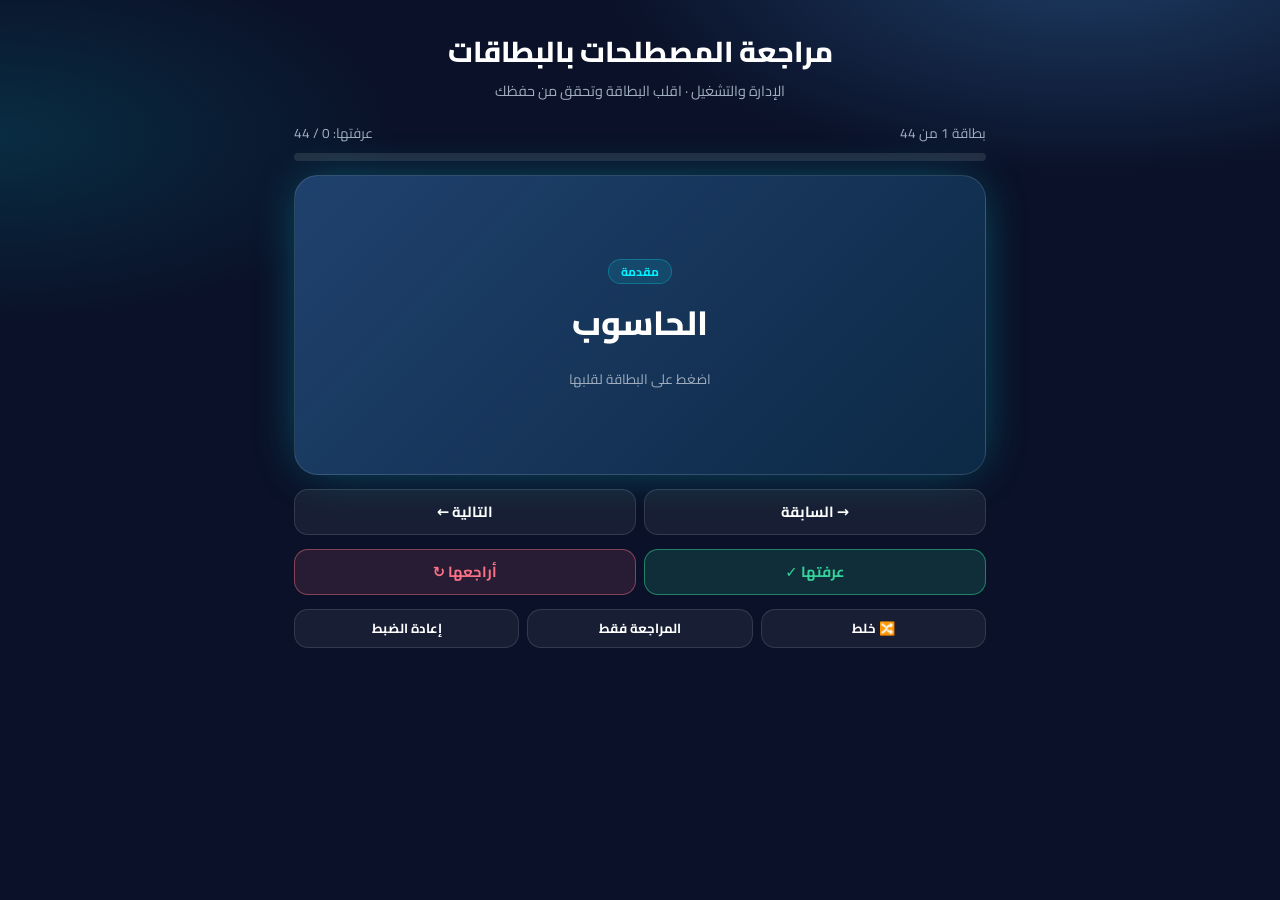
<file: unit1-flashcards.html>
<!DOCTYPE html><html lang="ar" dir="rtl"><head><meta charset="utf-8"><meta name="viewport" content="width=device-width,initial-scale=1"><title>مراجعة المصطلحات بالبطاقات</title>
<link href="https://fonts.googleapis.com/css2?family=Cairo:wght@400;600;700;800&display=swap" rel="stylesheet"><style>
:root{--bg:#0a1128;--sf:rgba(255,255,255,.06);--bd:rgba(255,255,255,.12);--tx:#fff;--mu:#a0aec0;--cy:#00f2fe;--ok:#34d399;--no:#fb7185;color-scheme:dark;box-sizing:border-box}
*{box-sizing:border-box}
body{margin:0;font-family:Cairo,system-ui,sans-serif;color:var(--tx);line-height:1.75;min-height:100vh;background:radial-gradient(55% 35% at 85% -5%,rgba(79,172,254,.28),transparent 70%),radial-gradient(45% 30% at 0% 15%,rgba(0,242,254,.12),transparent 70%),var(--bg)}
.wrap{max-width:720px;margin:auto;padding:16px 14px 60px}
.top{text-align:center;padding:10px 0 4px}.top h1{font-size:clamp(1.25rem,5vw,1.8rem);font-weight:800;margin:0 0 2px}.top p{margin:0;color:var(--mu);font-size:.9rem}
.meta{display:flex;justify-content:space-between;align-items:center;color:var(--mu);font-size:.85rem;margin:16px 0 8px;gap:8px;flex-wrap:wrap}
.bar{height:8px;border-radius:99px;background:rgba(255,255,255,.1);overflow:hidden}.bar i{display:block;height:100%;width:0;background:linear-gradient(90deg,#4facfe,#00f2fe);transition:width .35s}
.card{background:var(--sf);border:1px solid var(--bd);border-radius:22px;padding:20px;margin-top:14px;backdrop-filter:blur(12px);-webkit-backdrop-filter:blur(12px)}
.tag{display:inline-block;font-size:.75rem;font-weight:700;color:var(--cy);background:rgba(0,242,254,.1);border:1px solid rgba(0,242,254,.25);border-radius:99px;padding:1px 12px}
.en{font-family:system-ui,sans-serif;font-size:.94em;color:#cdeaff;unicode-bidi:isolate}
.btn{font:inherit;font-weight:700;font-size:.92rem;color:var(--tx);background:var(--sf);border:1px solid var(--bd);border-radius:14px;padding:9px 18px;cursor:pointer;transition:.2s}
.btn:hover{border-color:var(--cy);color:var(--cy)}.btn.p{background:linear-gradient(135deg,#4facfe,#00f2fe);border-color:transparent;color:#06142e}.btn.p:hover{box-shadow:0 0 22px rgba(0,242,254,.5);color:#06142e}
.btn.ok{background:rgba(52,211,153,.15);border-color:rgba(52,211,153,.5);color:var(--ok)}.btn.rv{background:rgba(251,113,133,.12);border-color:rgba(251,113,133,.45);color:var(--no)}
.row{display:flex;gap:8px;flex-wrap:wrap;margin-top:14px}.row .btn{flex:1;min-width:110px}
@media(prefers-reduced-motion:reduce){*{transition:none!important}}

.scene{perspective:1100px;height:300px;margin-top:14px;cursor:pointer}.flip{position:relative;width:100%;height:100%;transition:transform .55s;transform-style:preserve-3d}.flip.on{transform:rotateY(180deg)}
.face{position:absolute;inset:0;backface-visibility:hidden;-webkit-backface-visibility:hidden;border-radius:24px;display:flex;flex-direction:column;align-items:center;justify-content:center;padding:22px;text-align:center;border:1px solid var(--bd);overflow:auto}
.front{background:linear-gradient(135deg,rgba(79,172,254,.28),rgba(0,242,254,.08)),#0d1836;box-shadow:0 0 50px -12px rgba(0,242,254,.4)}
.front h2{font-size:clamp(1.5rem,6vw,2.1rem);margin:10px 0;font-weight:800}.front p{color:var(--mu);font-size:.85rem;margin:6px 0 0}
.back{transform:rotateY(180deg);background:#0d1836;font-size:1.05rem;line-height:1.9;justify-content:center}
.cnt{display:flex;justify-content:space-between;color:var(--mu);font-size:.85rem;margin:14px 0 8px}
.tools{display:flex;gap:8px;flex-wrap:wrap;margin-top:14px}.tools .btn{flex:1;font-size:.82rem;padding:7px 10px}
.btn.on{border-color:var(--cy);color:var(--cy)}.done{text-align:center}
</style></head><body><div class="wrap"><div class="top"><h1>مراجعة المصطلحات بالبطاقات</h1><p>الإدارة والتشغيل · اقلب البطاقة وتحقق من حفظك</p></div><div class="cnt"><span id="pg"></span><span id="kn"></span></div><div class="bar"><i id="bar"></i></div><div id="box"></div><div class="tools"><button class="btn" id="sh">🔀 خلط</button><button class="btn" id="ov">المراجعة فقط</button><button class="btn" id="rst">إعادة الضبط</button></div></div><script>
const $=s=>document.querySelector(s);
const esc=s=>String(s).replace(/[&<>"]/g,c=>({'&':'&amp;','<':'&lt;','>':'&gt;','"':'&quot;'}[c]));
const RE=/([A-Za-z0-9][A-Za-z0-9 +&'’.,:\/_\-]*[A-Za-z0-9]|[A-Za-z])/g;
const en=s=>String(s).split(RE).map((p,i)=>i%2?`<bdi dir="ltr" class="en">${esc(p)}</bdi>`:esc(p)).join('');
const sh=a=>{for(let k=a.length-1;k>0;k--){const j=Math.floor(Math.random()*(k+1));[a[k],a[j]]=[a[j],a[k]]}return a};
const C=[{"f": "الحاسوب", "g": "مقدمة", "b": "جهاز كهربائي إلكتروني له قدرة فائقة على استقبال (إدخال) البيانات ومعالجتها وتخزينها وإخراجها."}, {"f": "عناصر الحاسوب الثلاثة", "g": "مقدمة", "b": "المكونات المادية (Hardware)، والمكونات البرمجية (Software)، ومستخدم الحاسوب (User)."}, {"f": "Hardware", "g": "مكونات", "b": "المكونات المادية: مجموعة الأجزاء الملموسة في الجهاز."}, {"f": "Software", "g": "مكونات", "b": "المكونات البرمجية، وتنقسم إلى برامج تشغيل وبرامج تطبيق."}, {"f": "الحاسب الشخصي PC", "g": "التصنيف", "b": "الحاسب الدقيق (المكتبي) Microcomputer: أصغر أنواع الحاسبات ذات الأغراض العامة، ويعتمد على المعالج الدقيق."}, {"f": "Microprocessor", "g": "التصنيف", "b": "المعالج الدقيق: الذي تعتمد عليه الحاسبات الدقيقة (المكتبية)."}, {"f": "حاسبات الأغراض العامة", "g": "التصنيف", "b": "General Purpose: تُستخدم في الأغراض العلمية والتجارية والإدارية (البنوك والرواتب والميزانيات والمعادلات والتصاميم الهندسية)، وتتميز بالمرونة الكاملة."}, {"f": "حاسبات الأغراض الخاصة", "g": "التصنيف", "b": "Special Purpose: تُستخدم لغرض واحد فقط صُمم من أجله، مثل التحكم في العمليات وأجهزة الإنذار المبكر والمركبات الفضائية والأجهزة الطبية."}, {"f": "الحاسبات التناظرية", "g": "التصنيف", "b": "Analog Computer: تعالج البيانات المتغيرة باستمرار مثل درجات الحرارة والضغط الجوي، وتُستخدم في المشكلات العلمية والهندسية وتصميم نماذج الطائرات والصواريخ."}, {"f": "الحاسبات الرقمية", "g": "التصنيف", "b": "Digital Computer: تستعمل المعلومات المتقطعة والمتغيرات الممثلة بالأعداد، وهي من أكثر الحاسبات مرونة في تنفيذ العمليات."}, {"f": "الحاسبات الهجينة", "g": "التصنيف", "b": "Hybrid Computer: مزيج من الرقمي والتناظري، مداخلها ومخارجها تناظرية والمعالجة رقمية، تجمع دقة وتخزين الرقمي مع سرعة استجابة التناظري."}, {"f": "الحاسبات الصغيرة (Minicomputers)", "g": "التصنيف", "b": "ظهرت في مطلع الستينيات كأجهزة متخصصة، ثم صارت للاستخدامات العامة، وذُكر في الملف أنها (اللاب توب)."}, {"f": "الأجهزة الطرفية", "g": "Hardware", "b": "Peripheral Devices: مكونات ترتبط خارجياً بالحاسوب عبر المنافذ (Ports) الموجودة خلف صندوق النظام."}, {"f": "Ports (المنافذ)", "g": "Hardware", "b": "فتحات خلف صندوق النظام تُربط بها الأجهزة الطرفية."}, {"f": "وحدات الإدخال", "g": "Hardware", "b": "Input Units: يتم من خلالها إدخال البيانات للحاسوب: الكاميرا، الميكروفون، الماسح الضوئي، لوحة المفاتيح، الفأرة."}, {"f": "وحدات الإخراج", "g": "Hardware", "b": "Output Units: مهمتها إخراج البيانات من الحاسوب: الطابعة، السماعة، الشاشة."}, {"f": "CPU", "g": "المعالجة", "b": "وحدة المعالجة المركزية: أهم أجزاء الحاسوب، تعالج البيانات وتنسق العمل بين أجزائه، وتتكون من ALU ووحدة التحكم والذاكرة الرئيسية."}, {"f": "ALU", "g": "المعالجة", "b": "وحدة الحساب والمنطق: مسؤولة عن العمليات الحسابية (الجمع والطرح والقسمة) والمنطقية (كالمقارنة بين عددين)."}, {"f": "Control Unit", "g": "المعالجة", "b": "وحدة التحكم: تراقب تنفيذ الأعمال وتسهل الإدخال والإخراج وخزن البيانات وتنسيقها، وتوجه الوحدات الأخرى."}, {"f": "MMU", "g": "المعالجة", "b": "وحدة الذاكرة الرئيسية: تخزن البيانات والتعليمات، ولها نوعان: ROM وRAM."}, {"f": "ROM", "g": "المعالجة", "b": "ذاكرة القراءة فقط: تحتوي البرامج الأساسية التي يحتاجها الحاسوب عند كل تشغيل، ولا تفقد محتوياتها عند انقطاع التيار الكهربائي، ومنها برنامج الإعداد للحاسب."}, {"f": "RAM", "g": "المعالجة", "b": "الذاكرة العشوائية: يتعامل معها المستخدم في خزن برامجه وبياناته ومعالجتها مباشرة، وتفقد غير المحفوظ عند انقطاع التغذية الكهربائية."}, {"f": "القرص الصلب", "g": "وحدات الخزن", "b": "Hard Disc: يخزن أنظمة التشغيل والبرامج التطبيقية ولغات البرمجة وملفات المستخدم."}, {"f": "القرص المرن", "g": "وحدات الخزن", "b": "Floppy Disc: وسيط تخزين صغير سعته 1.44 ميجا بايت، تم الاستغناء عنه وحلّ محله القرص القابل للإزالة (Flash Memory)."}, {"f": "أقراص الليزر CD-ROM", "g": "وحدات الخزن", "b": "يتم الخزن فيها لمرة واحدة، وسعتها حوالي 700 ميجا بايت."}, {"f": "Flash Memory", "g": "وحدات الخزن", "b": "القرص القابل للإزالة: سعة تخزين عالية وسهولة استخدام، ويمكن الكتابة عليه أكثر من مرة (حذف محتوياته واستبدالها)."}, {"f": "نظام التشغيل OS", "g": "نظام التشغيل", "b": "«الروح» التي تدير جسد الحاسوب: البرنامج الأساسي الذي يربط المكونات المادية بالمستخدم، وبدونه لا يمكن تشغيل أي تطبيق أو لعبة."}, {"f": "Desktop OS", "g": "نظام التشغيل", "b": "أنظمة الحواسيب الشخصية: ويندوز وماك ولينكس."}, {"f": "Mobile OS", "g": "نظام التشغيل", "b": "أنظمة الأجهزة المحمولة: أندرويد وiOS."}, {"f": "Server OS", "g": "نظام التشغيل", "b": "أنظمة الخوادم: مصممة لإدارة الشبكات الكبيرة وتوفير الخدمات، مثل Windows Server ولينكس."}, {"f": "Embedded OS", "g": "نظام التشغيل", "b": "الأنظمة المدمجة: توجد في الأجهزة المنزلية والسيارات والآلات الصناعية."}, {"f": "Windows", "g": "نظام التشغيل", "b": "الأكثر استخداماً عالمياً، المنصة الأولى للألعاب (DirectX)، أكبر مكتبة برامج، سهل الاستخدام؛ لكنه الأكثر عرضة للفيروسات ويستهلك الموارد مع الوقت."}, {"f": "macOS", "g": "نظام التشغيل", "b": "مصمم لأجهزة أبل بتكامل واستقرار، مفضل للمصممين والمحررين، آمن؛ لكنه حصري لأجهزة أبل باهظة الثمن وغير مرن في ترقية القطع."}, {"f": "Linux", "g": "نظام التشغيل", "b": "مفتوح المصدر ومجاني، الأكثر أماناً وخصوصية، خفيف الأداء؛ لكنه يحتاج منحنى تعلم ولا يدعم مباشرة بعض البرامج (Adobe Suite) أو الألعاب الكبرى."}, {"f": "Distros", "g": "نظام التشغيل", "b": "توزيعات لينكس المتعددة: مثل Ubuntu للمبتدئين وKali للمتخصصين."}, {"f": "Ecosystem", "g": "نظام التشغيل", "b": "النظام البيئي لأبل: تجربة متصلة بين أجهزة أبل مثل iPhone وiPad وMac."}, {"f": "Standard User / Administrator", "g": "الحسابات", "b": "مستخدم قياسي مقابل مسؤول. يُفضل حساب مسؤول واحد فقط، والقياسي للاستخدام اليومي للأطفال والضيوف. يُغيَّر النوع من Change account type."}, {"f": "Kiosk Mode", "g": "الحسابات", "b": "خاصية الكشك: تحول الجهاز إلى منصة عرض لا يصل المستخدم فيها إلا إلى تطبيق واحد. تُعد من Assigned access."}, {"f": "Local Account", "g": "الحسابات", "b": "الحساب المحلي: شرط لحذف كلمة المرور، فلا يمكن حذفها مع حساب مايكروسوفت (بريد إلكتروني)."}, {"f": "Task Manager", "g": "سطح المكتب وشريط المهام", "b": "مدير المهام: يراقب أداء المعالج والرام، ويغلق البرامج المعلقة، ويتحكم في برامج بدء التشغيل."}, {"f": "Taskbar", "g": "سطح المكتب وشريط المهام", "b": "شريط المهام: يُضبط من النقر بزر الماوس الأيمن عليه (Toolbars، Search، ترتيب النوافذ، Lock the taskbar، Taskbar settings)."}, {"f": "Auto-hide", "g": "سطح المكتب وشريط المهام", "b": "الإخفاء التلقائي لشريط المهام، من Taskbar settings."}, {"f": "Night light", "g": "سطح المكتب وشريط المهام", "b": "الضوء الليلي: يقلل اللون الأزرق لإراحة العين في المساء (من Display settings)."}, {"f": "Auto arrange icons", "g": "سطح المكتب وشريط المهام", "b": "ترتيب تلقائي: يرتب ويندوز الأيقونات تلقائياً في أعمدة، ولا يمكن تحريك أيقونة لمكان فارغ بحرية."}];
let deck=[],pos=0,known=new Set(),only=false;const box=$('#box');
function build(keep){deck=C.map((_,k)=>k).filter(k=>!only||!known.has(k));if(!keep)pos=0;if(pos>=deck.length)pos=0;draw()}
function stat(){$('#kn').textContent=`عرفتها: ${known.size} / ${C.length}`;$('#bar').style.width=(known.size/C.length*100)+'%';$('#pg').textContent=deck.length?`بطاقة ${pos+1} من ${deck.length}`:'—'}
function draw(){stat();if(!deck.length){box.innerHTML='<div class="card done"><h2>🎉 أنهيت كل البطاقات!</h2><p style="color:var(--mu)">عرفت جميع المصطلحات. أعد البدء للمراجعة من جديد.</p><button class="btn p" id="rs">إعادة البدء</button></div>';$('#rs').onclick=()=>{known.clear();only=false;$('#ov').classList.remove('on');build()};return}
 const c=C[deck[pos]];box.innerHTML=`<div class="scene" id="sc"><div class="flip" id="fl"><div class="face front"><span class="tag">${esc(c.g)}</span><h2>${en(c.f)}</h2><p>اضغط على البطاقة لقلبها</p></div><div class="face back"><div>${en(c.b)}</div></div></div></div>
 <div class="row"><button class="btn" id="pv">→ السابقة</button><button class="btn" id="nx">التالية ←</button></div><div class="row"><button class="btn ok" id="ky">عرفتها ✓</button><button class="btn rv" id="rv">أراجعها ↻</button></div>`;
 $('#sc').onclick=()=>$('#fl').classList.toggle('on');$('#nx').onclick=nx;$('#pv').onclick=pv;$('#ky').onclick=()=>{known.add(deck[pos]);after()};$('#rv').onclick=()=>{known.delete(deck[pos]);after()}}
function nx(){pos=(pos+1)%deck.length;draw()}function pv(){pos=(pos-1+deck.length)%deck.length;draw()}
function after(){if(only){build(true)}else nx()}
$('#sh').onclick=()=>{sh(deck);pos=0;draw()};$('#ov').onclick=function(){only=!only;this.classList.toggle('on',only);build()};$('#rst').onclick=()=>{known.clear();only=false;$('#ov').classList.remove('on');build()};
document.addEventListener('keydown',e=>{if(!deck.length)return;if(e.key===' '||e.key==='Enter'){e.preventDefault();$('#fl').classList.toggle('on')}else if(e.key==='ArrowLeft')nx();else if(e.key==='ArrowRight')pv()});
build();
</script></body></html>
</file>
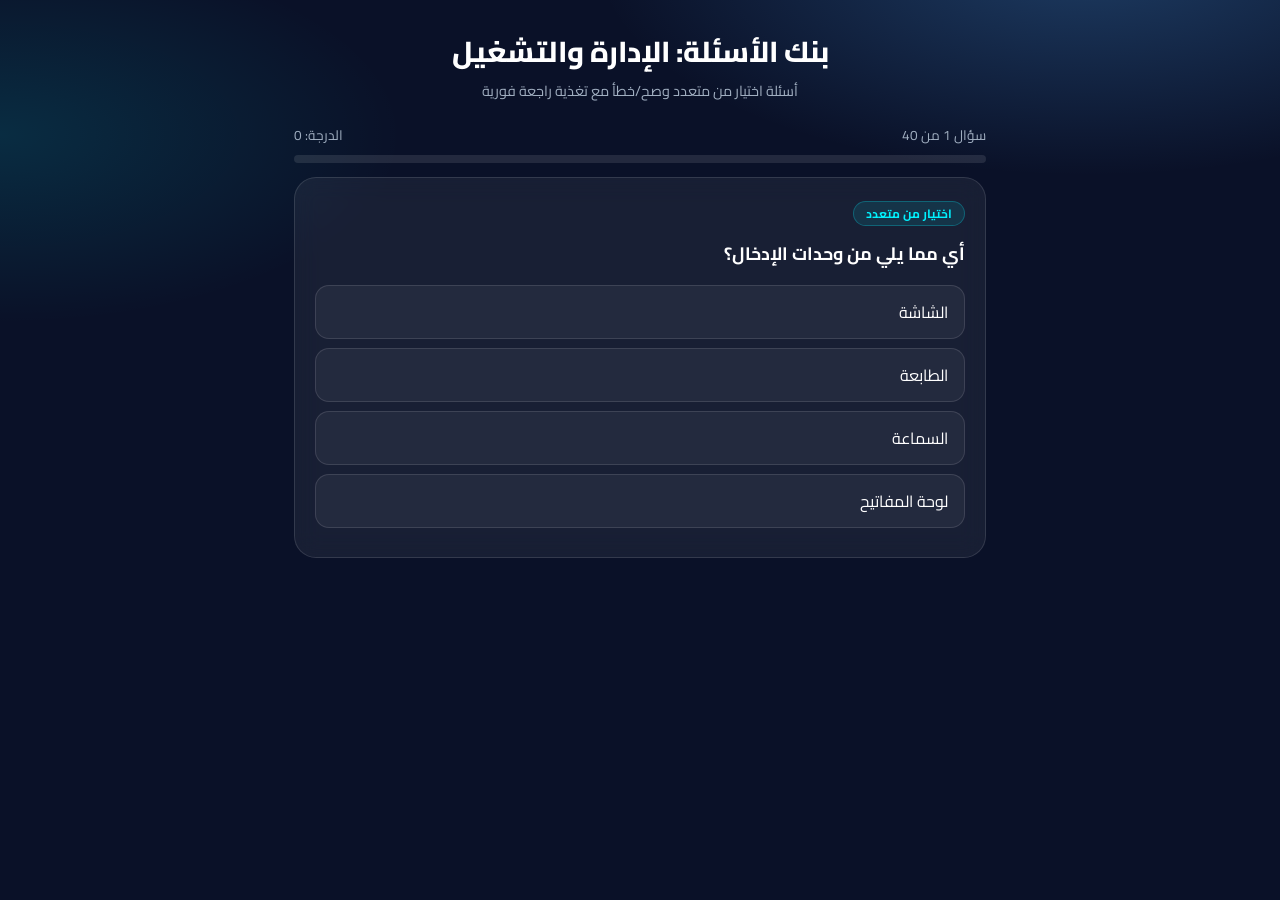
<file: unit1-questions.html>
<!DOCTYPE html><html lang="ar" dir="rtl"><head><meta charset="utf-8"><meta name="viewport" content="width=device-width,initial-scale=1"><title>بنك الأسئلة: الإدارة والتشغيل</title>
<link href="https://fonts.googleapis.com/css2?family=Cairo:wght@400;600;700;800&display=swap" rel="stylesheet"><style>
:root{--bg:#0a1128;--sf:rgba(255,255,255,.06);--bd:rgba(255,255,255,.12);--tx:#fff;--mu:#a0aec0;--cy:#00f2fe;--ok:#34d399;--no:#fb7185;color-scheme:dark;box-sizing:border-box}
*{box-sizing:border-box}
body{margin:0;font-family:Cairo,system-ui,sans-serif;color:var(--tx);line-height:1.75;min-height:100vh;background:radial-gradient(55% 35% at 85% -5%,rgba(79,172,254,.28),transparent 70%),radial-gradient(45% 30% at 0% 15%,rgba(0,242,254,.12),transparent 70%),var(--bg)}
.wrap{max-width:720px;margin:auto;padding:16px 14px 60px}
.top{text-align:center;padding:10px 0 4px}.top h1{font-size:clamp(1.25rem,5vw,1.8rem);font-weight:800;margin:0 0 2px}.top p{margin:0;color:var(--mu);font-size:.9rem}
.meta{display:flex;justify-content:space-between;align-items:center;color:var(--mu);font-size:.85rem;margin:16px 0 8px;gap:8px;flex-wrap:wrap}
.bar{height:8px;border-radius:99px;background:rgba(255,255,255,.1);overflow:hidden}.bar i{display:block;height:100%;width:0;background:linear-gradient(90deg,#4facfe,#00f2fe);transition:width .35s}
.card{background:var(--sf);border:1px solid var(--bd);border-radius:22px;padding:20px;margin-top:14px;backdrop-filter:blur(12px);-webkit-backdrop-filter:blur(12px)}
.tag{display:inline-block;font-size:.75rem;font-weight:700;color:var(--cy);background:rgba(0,242,254,.1);border:1px solid rgba(0,242,254,.25);border-radius:99px;padding:1px 12px}
.en{font-family:system-ui,sans-serif;font-size:.94em;color:#cdeaff;unicode-bidi:isolate}
.btn{font:inherit;font-weight:700;font-size:.92rem;color:var(--tx);background:var(--sf);border:1px solid var(--bd);border-radius:14px;padding:9px 18px;cursor:pointer;transition:.2s}
.btn:hover{border-color:var(--cy);color:var(--cy)}.btn.p{background:linear-gradient(135deg,#4facfe,#00f2fe);border-color:transparent;color:#06142e}.btn.p:hover{box-shadow:0 0 22px rgba(0,242,254,.5);color:#06142e}
.btn.ok{background:rgba(52,211,153,.15);border-color:rgba(52,211,153,.5);color:var(--ok)}.btn.rv{background:rgba(251,113,133,.12);border-color:rgba(251,113,133,.45);color:var(--no)}
.row{display:flex;gap:8px;flex-wrap:wrap;margin-top:14px}.row .btn{flex:1;min-width:110px}
@media(prefers-reduced-motion:reduce){*{transition:none!important}}

.qt{font-size:1.12rem;font-weight:700;margin:12px 0 14px;line-height:1.8}
.opt{display:block;width:100%;text-align:start;font:inherit;color:var(--tx);background:rgba(255,255,255,.05);border:1px solid var(--bd);border-radius:14px;padding:12px 16px;margin:9px 0;cursor:pointer;transition:.2s}
.opt:hover:not(:disabled){border-color:var(--cy);background:rgba(0,242,254,.07)}.opt:disabled{cursor:default}
.opt.ok{background:rgba(52,211,153,.16);border-color:var(--ok);color:#b9f6dc}.opt.no{background:rgba(251,113,133,.15);border-color:var(--no);color:#ffd0d7}
.exp{margin:14px 0;padding:12px 16px;border-radius:14px;font-size:.95rem}.exp.g{background:rgba(52,211,153,.1);border:1px solid rgba(52,211,153,.35)}.exp.b{background:rgba(251,113,133,.1);border:1px solid rgba(251,113,133,.35)}
.res{text-align:center}.ring{--p:0;width:150px;height:150px;border-radius:50%;margin:10px auto 16px;display:grid;place-items:center;background:conic-gradient(#00f2fe calc(var(--p)*1%),rgba(255,255,255,.1) 0)}
.ring b{width:122px;height:122px;border-radius:50%;background:#0d1836;display:grid;place-items:center;font-size:2.1rem}
.rev{text-align:start;margin-top:16px}.rev .it{border-top:1px solid var(--bd);padding:12px 0}.rev small{color:var(--mu)}.rev .a{color:var(--ok)}
</style></head><body><div class="wrap"><div class="top"><h1>بنك الأسئلة: الإدارة والتشغيل</h1><p>أسئلة اختيار من متعدد وصح/خطأ مع تغذية راجعة فورية</p></div><div class="meta"><span id="pg"></span><span id="sc"></span></div><div class="bar"><i id="bar"></i></div><div id="box"></div></div><script>
const $=s=>document.querySelector(s);
const esc=s=>String(s).replace(/[&<>"]/g,c=>({'&':'&amp;','<':'&lt;','>':'&gt;','"':'&quot;'}[c]));
const RE=/([A-Za-z0-9][A-Za-z0-9 +&'’.,:\/_\-]*[A-Za-z0-9]|[A-Za-z])/g;
const en=s=>String(s).split(RE).map((p,i)=>i%2?`<bdi dir="ltr" class="en">${esc(p)}</bdi>`:esc(p)).join('');
const sh=a=>{for(let k=a.length-1;k>0;k--){const j=Math.floor(Math.random()*(k+1));[a[k],a[j]]=[a[j],a[k]]}return a};
const Q=[{"t": "mc", "q": "أي مما يلي ليس من العناصر الثلاثة الأساسية للحاسوب؟", "o": ["المكونات المادية", "المكونات البرمجية", "مستخدم الحاسوب", "شبكة الإنترنت"], "a": 3, "e": "العناصر الثلاثة هي: المكونات المادية (Hardware) والمكونات البرمجية (Software) ومستخدم الحاسوب (User)."}, {"t": "mc", "q": "الحاسب الذي يُستخدم لغرض واحد فقط صُمم من أجله يسمى حاسب:", "o": ["الأغراض العامة", "الأغراض الخاصة", "تناظري", "مكتبي"], "a": 1, "e": "حاسبات الأغراض الخاصة (Special Purpose) تُستخدم لغرض واحد مثل التحكم في العمليات وأجهزة الإنذار."}, {"t": "mc", "q": "أنظمة البنوك وحسابات الرواتب والميزانيات تُنفَّذ على حاسبات:", "o": ["الأغراض الخاصة", "الأغراض العامة", "الهجينة", "التناظرية"], "a": 1, "e": "حاسبات الأغراض العامة (General Purpose) تُستخدم علمياً وتجارياً وإدارياً ومنها أنظمة البنوك والرواتب."}, {"t": "mc", "q": "الحاسبات التي تعالج بيانات تتغير باستمرار مثل درجات الحرارة والضغط الجوي هي:", "o": ["الرقمية", "الهجينة", "التناظرية", "المكتبية"], "a": 2, "e": "الحاسبات التناظرية (Analog) تعالج البيانات المتغيرة باستمرار."}, {"t": "mc", "q": "الحاسبات التي تجمع بين مزايا الرقمي والتناظري تسمى:", "o": ["Analog", "Digital", "Hybrid", "Mini"], "a": 2, "e": "الهجينة (Hybrid): مداخل ومخارج تناظرية ومعالجة رقمية."}, {"t": "mc", "q": "الحاسب الشخصي (PC) يعتمد على:", "o": ["المعالج الدقيق", "الأقراص المرنة", "الأنظمة المدمجة", "المعالجة التناظرية"], "a": 0, "e": "الحاسبات الدقيقة (Microcomputers) تعتمد على المعالج الدقيق (Microprocessor) وأُطلق عليها الحاسب الشخصي."}, {"t": "mc", "q": "الأجهزة الطرفية (Peripheral Devices) هي المكونات التي:", "o": ["توضع داخل صندوق النظام فقط", "ترتبط خارجياً عبر المنافذ (Ports)", "تخزن البيانات داخل المعالج", "لا يمكن فصلها أبداً"], "a": 1, "e": "الأجهزة الطرفية ترتبط خارجياً بالمنافذ الموجودة خلف صندوق النظام."}, {"t": "mc", "q": "أي مما يلي من وحدات الإدخال؟", "o": ["الطابعة", "الشاشة", "لوحة المفاتيح", "السماعة"], "a": 2, "e": "وحدات الإدخال: الكاميرا والميكروفون والماسح الضوئي ولوحة المفاتيح والفأرة."}, {"t": "mc", "q": "أي مما يلي من وحدات الإخراج؟", "o": ["الفأرة", "الطابعة", "الماسح الضوئي", "الميكروفون"], "a": 1, "e": "وحدات الإخراج: الطابعة والسماعة والشاشة."}, {"t": "mc", "q": "أكثر أجزاء الحاسوب أهمية لأنها تعالج البيانات وتنسق العمل بين الأجزاء هي:", "o": ["القرص الصلب", "الشاشة", "وحدة المعالجة المركزية CPU", "لوحة المفاتيح"], "a": 2, "e": "الـ CPU هي الأهم لأنها تقوم بمعالجة البيانات وتنسيق العمل بين أجزاء الحاسوب."}, {"t": "mc", "q": "الوحدة المسؤولة عن الجمع والطرح والقسمة والمقارنة بين عددين هي:", "o": ["Control Unit", "ALU", "ROM", "RAM"], "a": 1, "e": "وحدة الحساب والمنطق (ALU) تقوم بالعمليات الحسابية والمنطقية."}, {"t": "mc", "q": "الوحدة التي تراقب تنفيذ الأعمال وتوجه الوحدات الأخرى هي:", "o": ["وحدة التحكم", "وحدة الحساب والمنطق", "القرص الصلب", "الذاكرة العشوائية"], "a": 0, "e": "وحدة التحكم (Control Unit) تراقب وتوجه الوحدات المكونة للحاسوب."}, {"t": "mc", "q": "الذاكرة التي لا تفقد محتوياتها عند انقطاع التيار الكهربائي هي:", "o": ["RAM", "ROM", "الذاكرة غير المحفوظة", "ذاكرة العمل"], "a": 1, "e": "ROM تحتوي البرامج الأساسية ولا تفقدها عند انقطاع التيار."}, {"t": "mc", "q": "إذا لم تحفظ برامجك وبياناتك وانقطعت الكهرباء، فإنك تفقدها من:", "o": ["ROM", "القرص الصلب", "RAM", "Flash Memory"], "a": 2, "e": "الذاكرة العشوائية (RAM) تفقد البيانات غير المحفوظة عند انقطاع التغذية الكهربائية."}, {"t": "mc", "q": "برنامج الإعداد للحاسب (Setup) يُخزَّن في:", "o": ["ROM", "RAM", "القرص المرن", "CD-ROM"], "a": 0, "e": "من البرامج المخزنة في ذاكرة القراءة فقط ROM برنامج الإعداد للحاسب."}, {"t": "mc", "q": "سعة القرص المرن (Floppy Disc) تساوي:", "o": ["700 ميجا بايت", "1.44 ميجا بايت", "4.7 جيجا بايت", "1 تيرا بايت"], "a": 1, "e": "القرص المرن سعته 1.44 ميجا بايت وتم الاستغناء عنه."}, {"t": "mc", "q": "سعة قرص الليزر CD-ROM تقريباً:", "o": ["1.44 ميجا بايت", "700 ميجا بايت", "32 جيجا بايت", "500 جيجا بايت"], "a": 1, "e": "سعة CD-ROM حوالي 700 ميجا بايت ويتم الخزن فيه لمرة واحدة."}, {"t": "mc", "q": "الوسيط الذي يخزن أنظمة التشغيل والبرامج التطبيقية ولغات البرمجة هو:", "o": ["القرص الصلب", "القرص المرن", "CD-ROM", "ROM"], "a": 0, "e": "القرص الصلب (Hard Disc) يخزن أنظمة التشغيل والبرامج والملفات."}, {"t": "mc", "q": "وُصف نظام التشغيل بأنه:", "o": ["الجسد الذي يحمل الحاسوب", "الروح التي تدير جسد الحاسوب", "أداة للطباعة فقط", "وحدة إخراج"], "a": 1, "e": "نظام التشغيل هو البرنامج الأساسي الذي يربط المكونات المادية بالمستخدم."}, {"t": "mc", "q": "Windows Server من أنظمة:", "o": ["الحواسيب الشخصية", "الأجهزة المحمولة", "الخوادم", "المدمجة"], "a": 2, "e": "أنظمة الخوادم (Server OS) مصممة لإدارة الشبكات الكبيرة وتوفير الخدمات."}, {"t": "mc", "q": "أندرويد وiOS من أنظمة:", "o": ["الأجهزة المحمولة", "الخوادم", "الأنظمة المدمجة", "الحواسيب المكتبية فقط"], "a": 0, "e": "أنظمة الأجهزة المحمولة (Mobile OS)."}, {"t": "mc", "q": "النظام الأول والأفضل للألعاب بفضل دعم DirectX هو:", "o": ["Linux", "macOS", "Windows", "iOS"], "a": 2, "e": "ويندوز المنصة الأولى للألعاب الإلكترونية بفضل DirectX."}, {"t": "mc", "q": "النظام الحصري لأجهزة أبل ومن عيوبه ارتفاع الثمن وصعوبة ترقية القطع هو:", "o": ["Windows", "Linux", "Android", "macOS"], "a": 3, "e": "macOS مصمم خصيصاً لأجهزة أبل ولا يعمل على غيرها."}, {"t": "mc", "q": "النظام المجاني مفتوح المصدر الذي يُعد الأكثر أماناً هو:", "o": ["Linux", "Windows", "macOS", "iOS"], "a": 0, "e": "لينكس مفتوح المصدر ومجاني وخيار أول لخبراء الأمن السيبراني."}, {"t": "mc", "q": "Ubuntu وKali أمثلة على:", "o": ["توزيعات لينكس (Distros)", "أنظمة أبل", "أقراص التخزين", "برامج التطبيق"], "a": 0, "e": "Ubuntu للمبتدئين وKali للمتخصصين، وكلاهما من توزيعات لينكس."}, {"t": "mc", "q": "لمنح مستخدم صلاحيات المسؤول نستخدم زر:", "o": ["Change account type", "Sign out", "Add a language", "Set up a kiosk"], "a": 0, "e": "من Settings ثم Accounts ثم Family & other users ثم Change account type."}, {"t": "mc", "q": "الخاصية التي تقيد المستخدم بتطبيق واحد وتحول الجهاز إلى منصة عرض هي:", "o": ["Kiosk Mode", "Night light", "Auto-hide", "Task View"], "a": 0, "e": "خاصية الكشك (Kiosk Mode) تُعد من Assigned access."}, {"t": "mc", "q": "لا يمكن حذف كلمة المرور إذا كان الحساب:", "o": ["محلياً (Local Account)", "حساب مايكروسوفت (بريد إلكتروني)", "قياسياً", "مسؤولاً"], "a": 1, "e": "يجب أن يكون الحساب محلياً حتى يمكن حذف كلمة المرور."}, {"t": "mc", "q": "أي مما يلي من مهام مدير المهام (Task Manager)؟", "o": ["مراقبة أداء المعالج والرام", "تغيير خلفية سطح المكتب", "طباعة الملفات", "تحويل الصور"], "a": 0, "e": "مدير المهام يراقب الأداء ويغلق البرامج المعلقة ويتحكم في برامج بدء التشغيل."}, {"t": "mc", "q": "خيار Lock the taskbar يؤدي إلى:", "o": ["حذف شريط المهام", "منع تغيير حجم الشريط أو سحبه", "إخفاء الأيقونات", "إغلاق جميع النوافذ"], "a": 1, "e": "تأمين شريط المهام يمنع تغيير حجمه أو سحبه، ويُفضل تفعيله لتجنب تغيير الواجهة بالخطأ."}, {"t": "mc", "q": "ميزة الضوء الليلي (Night light) تفيد في:", "o": ["تكبير النصوص", "تقليل اللون الأزرق وإراحة العين", "زيادة دقة الشاشة", "تدوير الشاشة"], "a": 1, "e": "الضوء الليلي يقلل اللون الأزرق وإراحة العين في المساء."}, {"t": "mc", "q": "خيار Sort by في سطح المكتب يُستخدم لـ:", "o": ["ترتيب الأيقونات والملفات وفق نظام معين", "تغيير لغة الجهاز", "إنشاء مستخدم جديد", "إغلاق البرامج"], "a": 0, "e": "الفرز حسب: الاسم أو الحجم أو نوع العنصر أو تاريخ التعديل."}, {"t": "tf", "q": "القرص المرن ما زال الوسيط الأكثر استخداماً اليوم.", "o": ["صح", "خطأ"], "a": 1, "e": "تم الاستغناء عن القرص المرن وحلّ محله القرص القابل للإزالة (Flash Memory)."}, {"t": "tf", "q": "تستعمل الحاسبات الرقمية المعلومات المتقطعة والمتغيرات الممثلة بالأعداد.", "o": ["صح", "خطأ"], "a": 0, "e": "هذه هي طريقة عمل الحاسبات الرقمية (Digital)."}, {"t": "tf", "q": "ذاكرة ROM هي التي يخزن فيها المستخدم برامجه وبياناته بحرية أثناء العمل.", "o": ["صح", "خطأ"], "a": 1, "e": "هذه وظيفة الذاكرة العشوائية RAM؛ أما ROM فتحتوي البرامج الأساسية للحاسوب."}, {"t": "tf", "q": "يُفضل أن يكون لديك حساب مسؤول واحد فقط، وحساب قياسي للاستخدام اليومي.", "o": ["صح", "خطأ"], "a": 0, "e": "لحماية النظام من أي تغييرات غير مقصودة."}, {"t": "tf", "q": "يدعم لينكس برامج Adobe Suite مباشرة دون أي مشاكل.", "o": ["صح", "خطأ"], "a": 1, "e": "لينكس لا يدعم مباشرة بعض البرامج الشهيرة مثل Adobe Suite."}, {"t": "tf", "q": "إلغاء تحديد Show desktop icons يحذف الأيقونات نهائياً من الجهاز.", "o": ["صح", "خطأ"], "a": 1, "e": "الأيقونات تختفي من سطح المكتب لكنها لا تُحذف."}, {"t": "tf", "q": "الحاسبات الهجينة تجمع بين الرقمي والتناظري.", "o": ["صح", "خطأ"], "a": 0, "e": "تأخذ الدقة والتخزين من الرقمي وسرعة الاستجابة من التناظري."}, {"t": "tf", "q": "عند إنشاء مستخدم جديد قد لا يظهر في قائمة الدخول إلا بعد تسجيل الخروج أو إعادة التشغيل.", "o": ["صح", "خطأ"], "a": 0, "e": "هذه ملاحظة مهمة عند تفعيل الحساب الجديد."}];
let order=[],i=0,score=0,wrong=[];const box=$('#box');
function start(){order=sh(Q.map((_,k)=>k));i=0;score=0;wrong=[];draw()}
function draw(){if(i>=order.length)return fin();const q=Q[order[i]];let o=q.o.map((x,k)=>({x,k}));if(q.t==='mc')sh(o);
 $('#bar').style.width=(i/order.length*100)+'%';$('#pg').textContent=`سؤال ${i+1} من ${order.length}`;$('#sc').textContent=`الدرجة: ${score}`;
 box.innerHTML=`<div class="card"><span class="tag">${q.t==='tf'?'صح أو خطأ':'اختيار من متعدد'}</span><div class="qt">${en(q.q)}</div>${o.map(x=>`<button class="opt" data-k="${x.k}">${en(x.x)}</button>`).join('')}<div id="fb"></div></div>`;
 box.querySelectorAll('.opt').forEach(b=>b.onclick=()=>pick(b,q))}
function pick(b,q){const ok=+b.dataset.k===q.a;box.querySelectorAll('.opt').forEach(x=>{x.disabled=true;if(+x.dataset.k===q.a)x.classList.add('ok')});
 if(ok)score++;else{b.classList.add('no');wrong.push(q)}$('#sc').textContent=`الدرجة: ${score}`;
 $('#fb').innerHTML=`<div class="exp ${ok?'g':'b'}"><b>${ok?'✅ إجابة صحيحة':'❌ إجابة خاطئة'}</b><div>${en(q.e)}</div></div><button class="btn p" style="width:100%" id="nx">${i+1>=order.length?'عرض النتيجة':'السؤال التالي ←'}</button>`;
 $('#nx').onclick=()=>{i++;draw();scrollTo(0,0)}}
function fin(){const n=order.length,p=Math.round(score/n*100);$('#bar').style.width='100%';$('#pg').textContent='انتهى الاختبار';
 const m=p>=90?'ممتاز! إتقان رائع للوحدة 🌟':p>=75?'جيد جداً، استمر 👏':p>=50?'جيد، راجع الأخطاء وأعد المحاولة 💪':'تحتاج إلى مراجعة الدرس ثم أعد المحاولة 📘';
 box.innerHTML=`<div class="card res"><span class="tag">النتيجة النهائية</span><div class="ring" style="--p:${p}"><b>${p}%</b></div><h2 style="margin:0 0 4px">${score} من ${n}</h2><p style="color:var(--mu);margin:0 0 14px">${m}</p><div class="row"><button class="btn p" id="again">إعادة الاختبار</button>${wrong.length?'<button class="btn" id="rvw">مراجعة الأخطاء ('+wrong.length+')</button>':''}</div><div id="rvbox"></div></div>`;
 $('#again').onclick=()=>{start();scrollTo(0,0)};const r=$('#rvw');if(r)r.onclick=()=>{$('#rvbox').innerHTML='<div class="rev">'+wrong.map(q=>`<div class="it"><b>${en(q.q)}</b><br><span class="a">الصحيح: ${en(q.o[q.a])}</span><br><small>${en(q.e)}</small></div>`).join('')+'</div>';r.style.display='none'}}
start();
</script></body></html>
</file>
